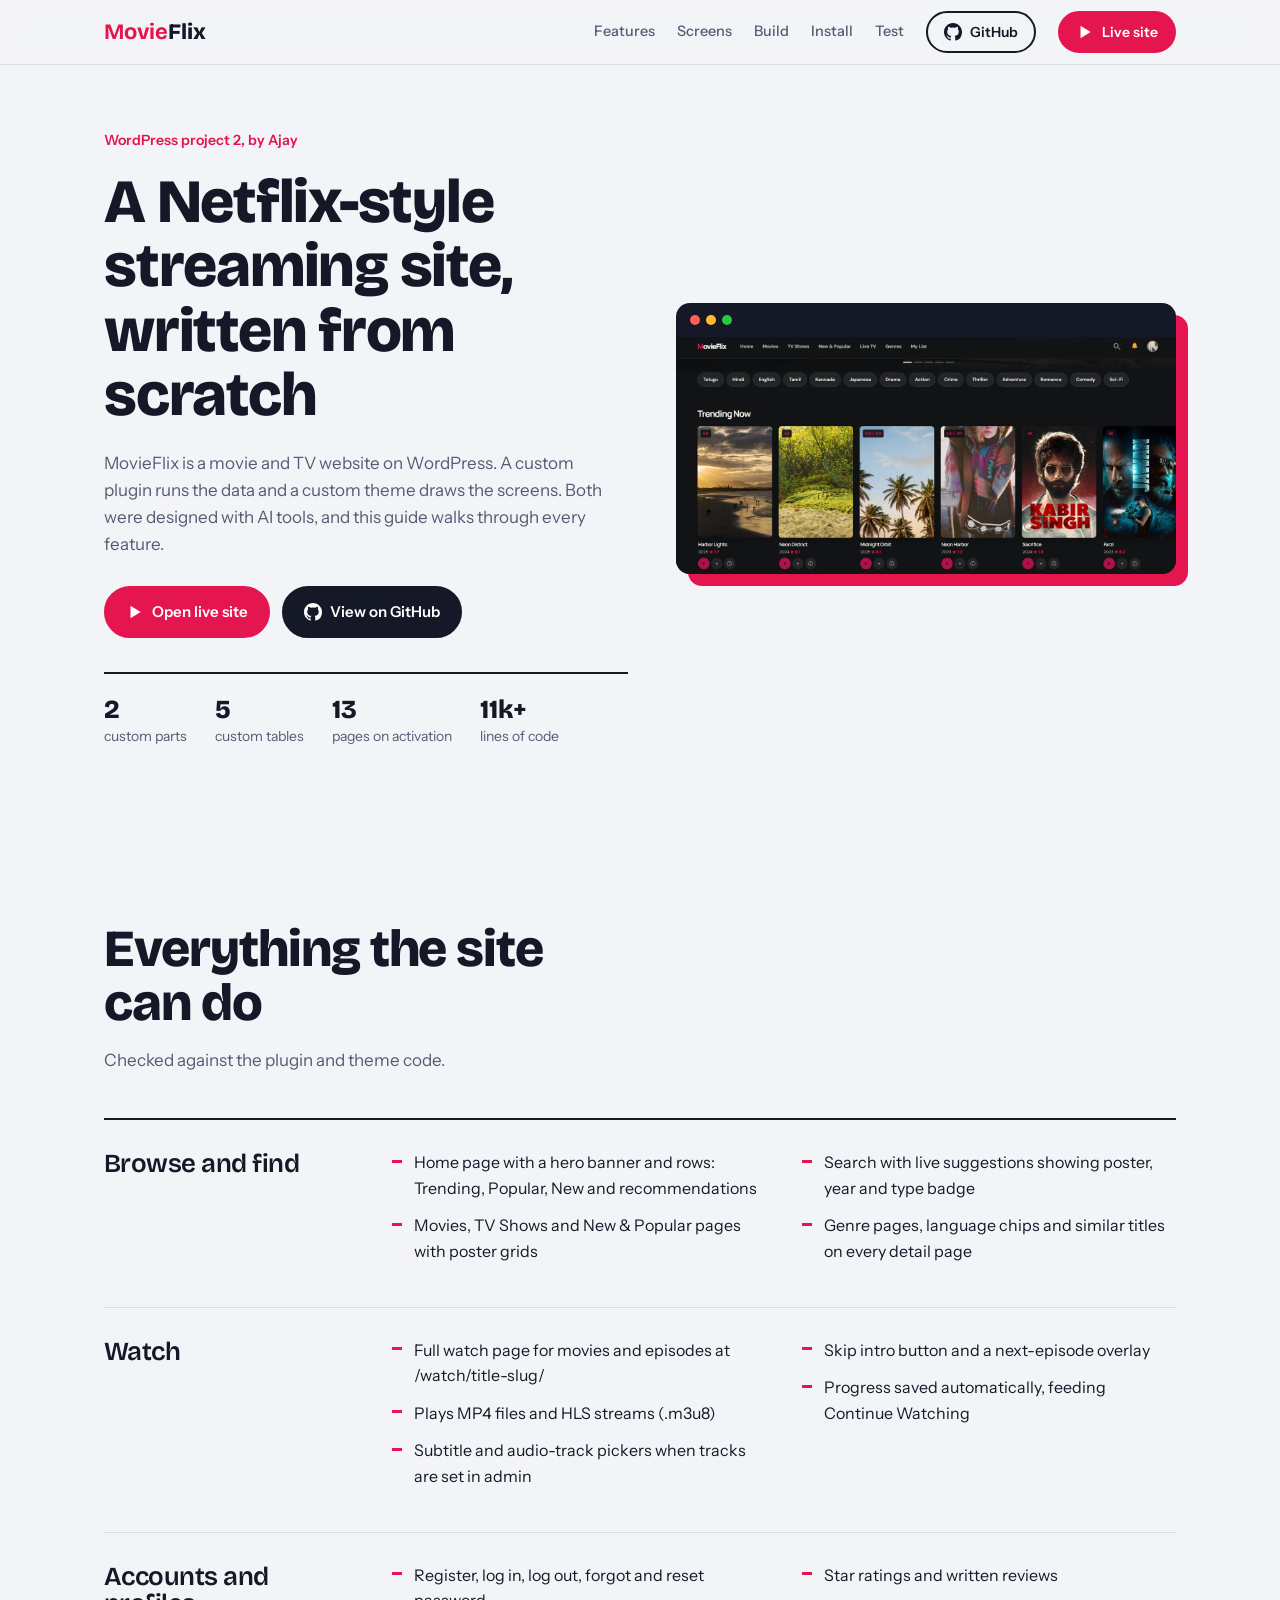
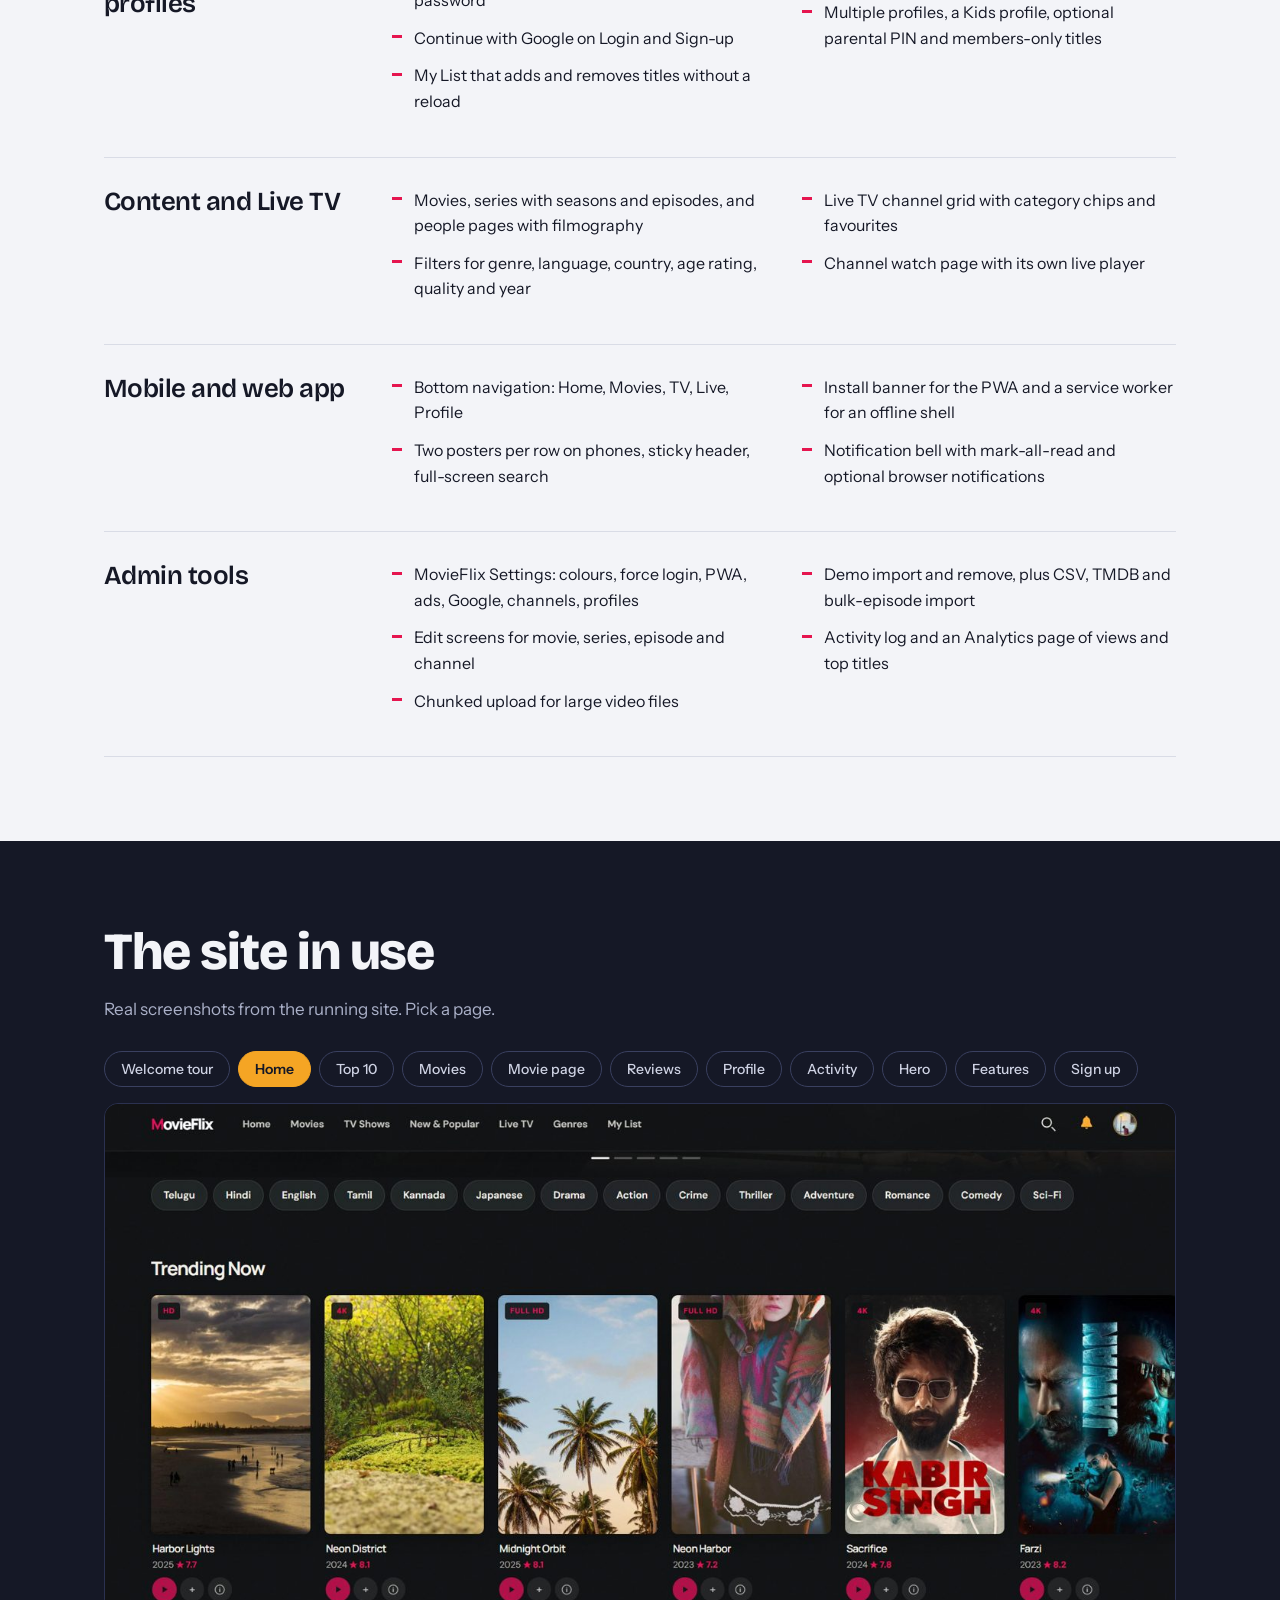
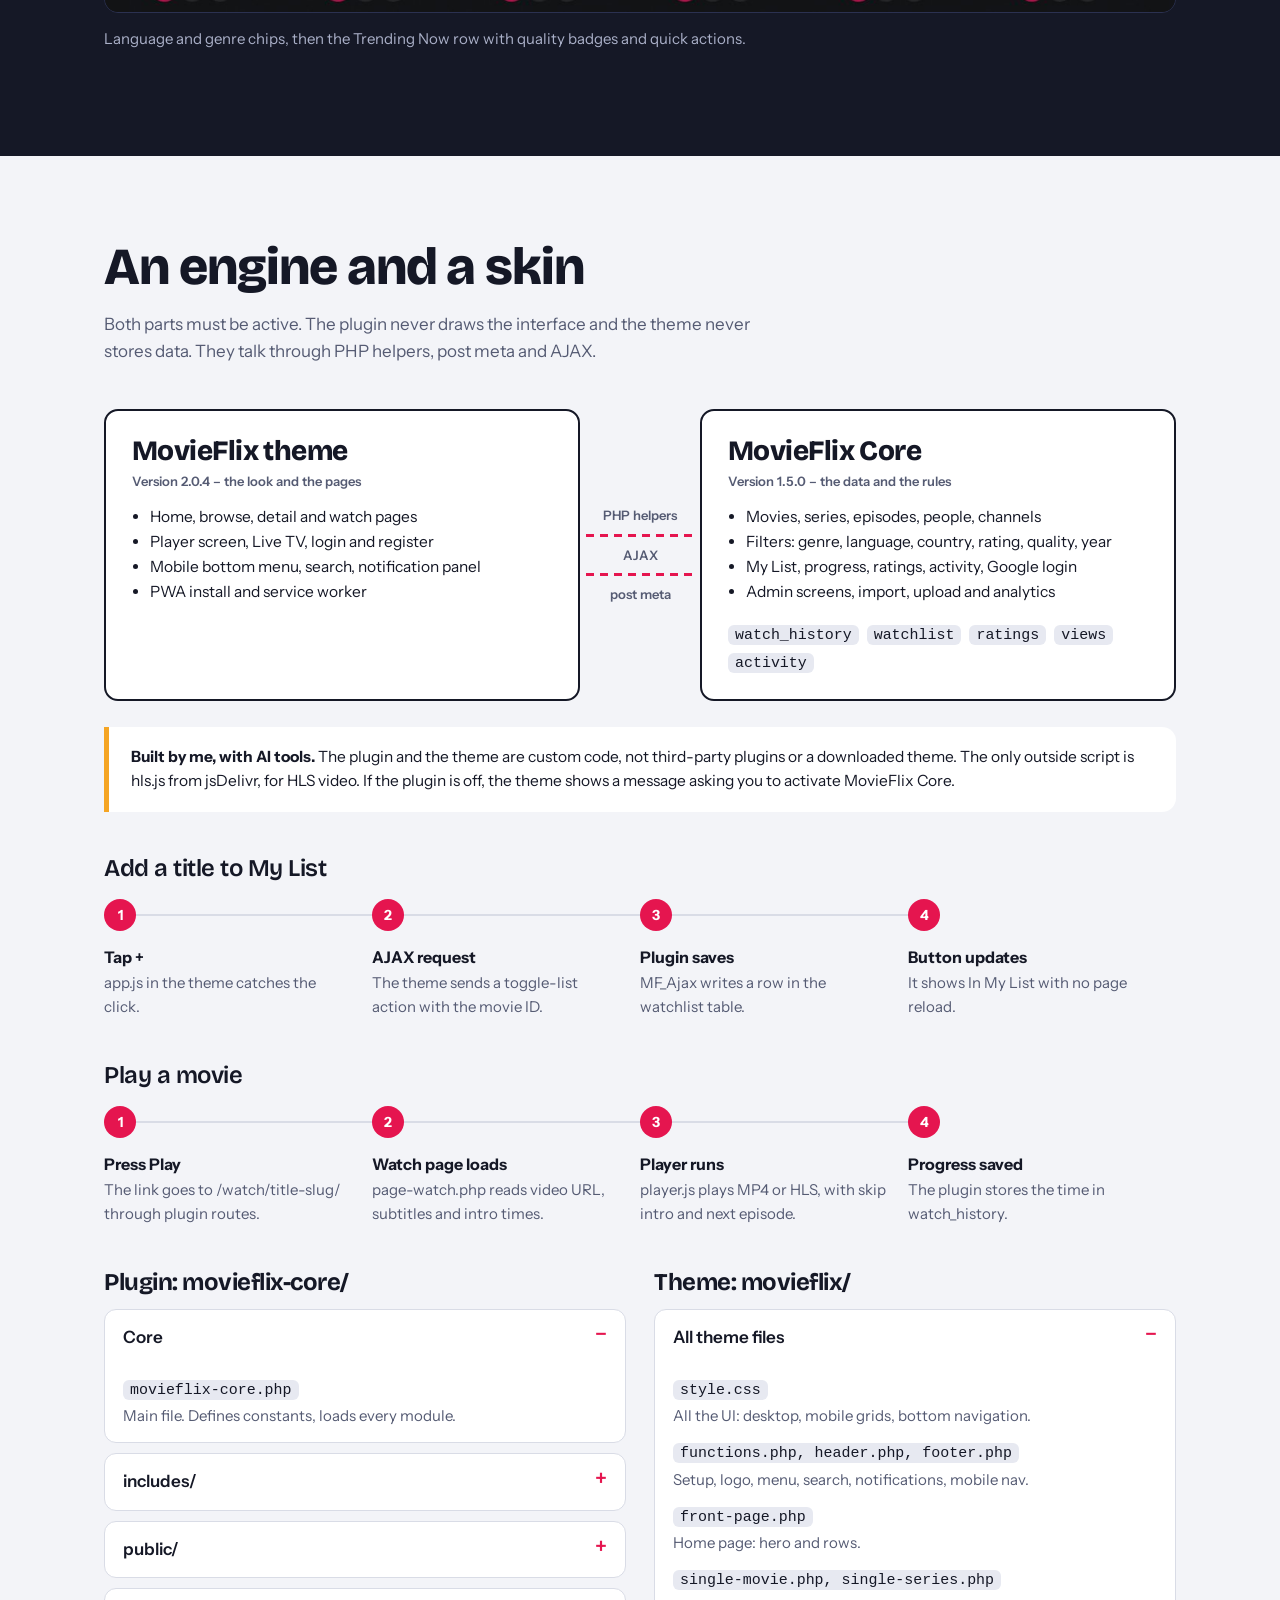
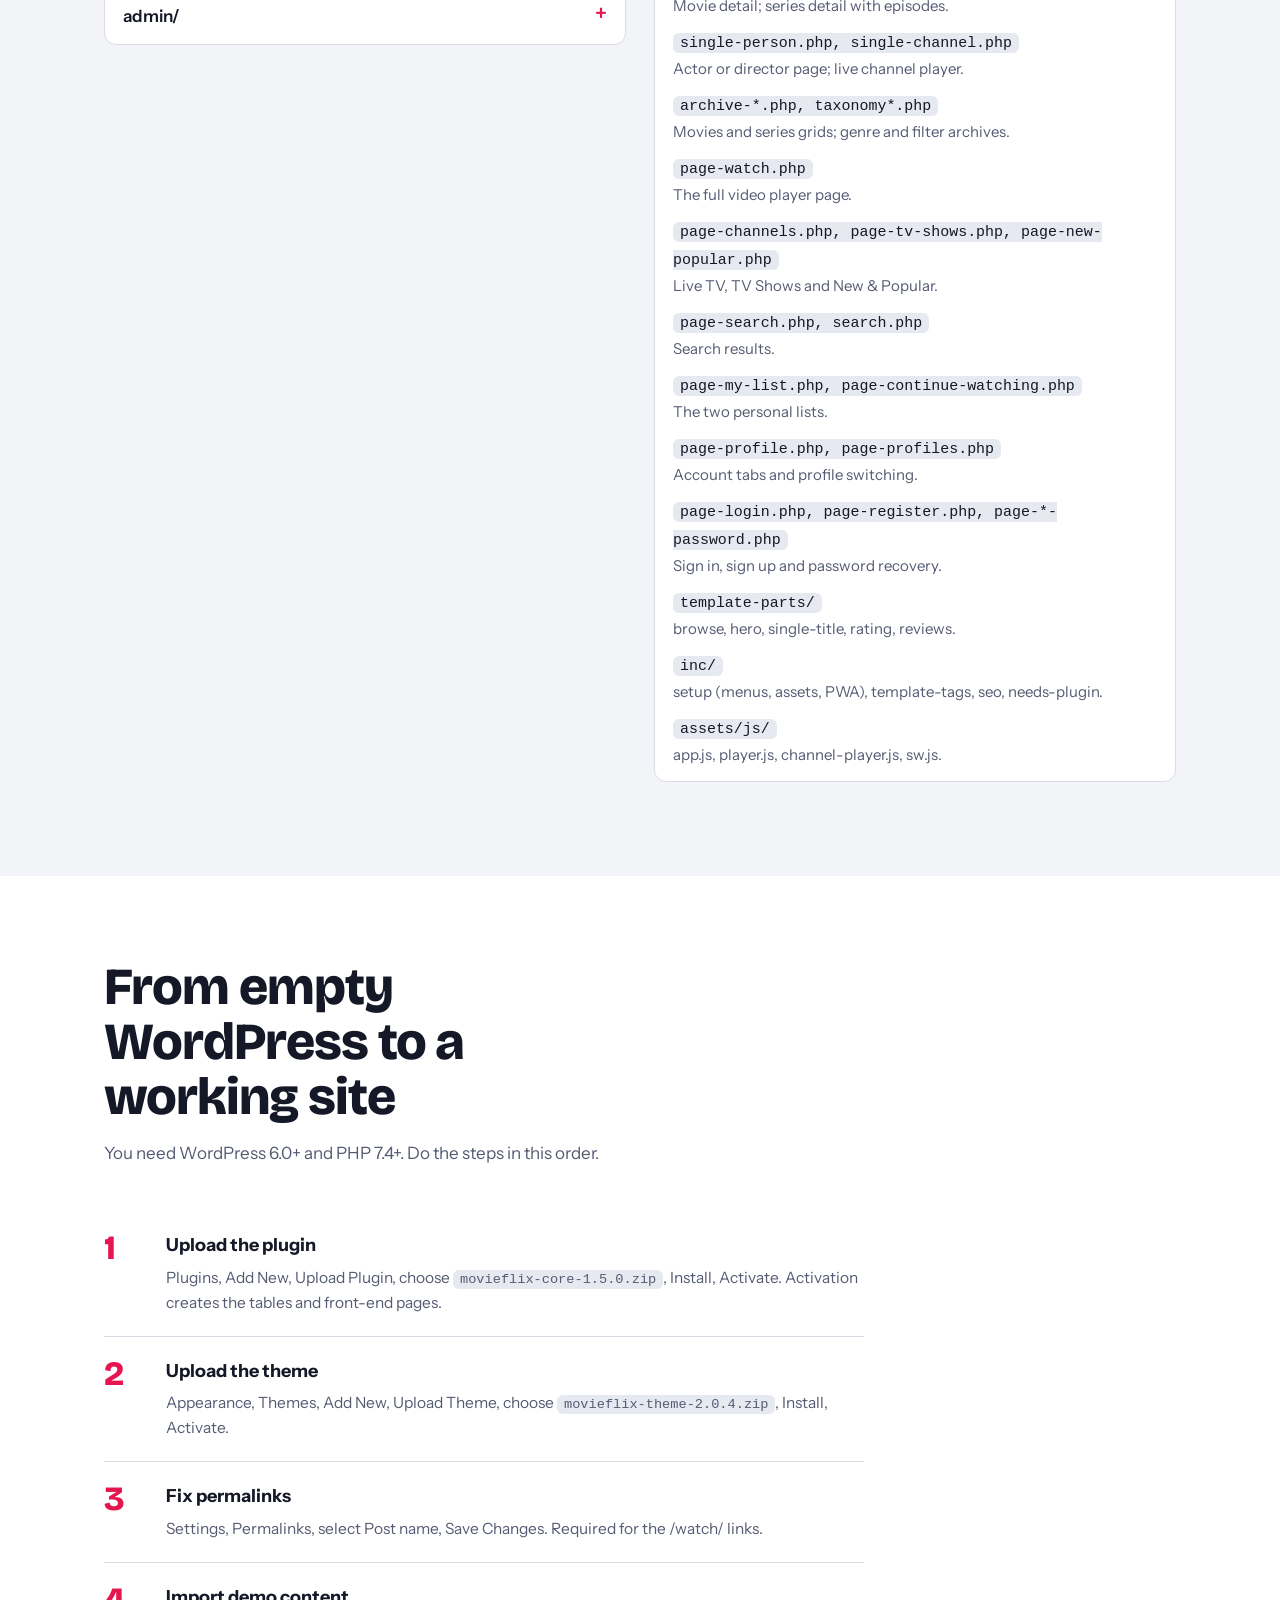
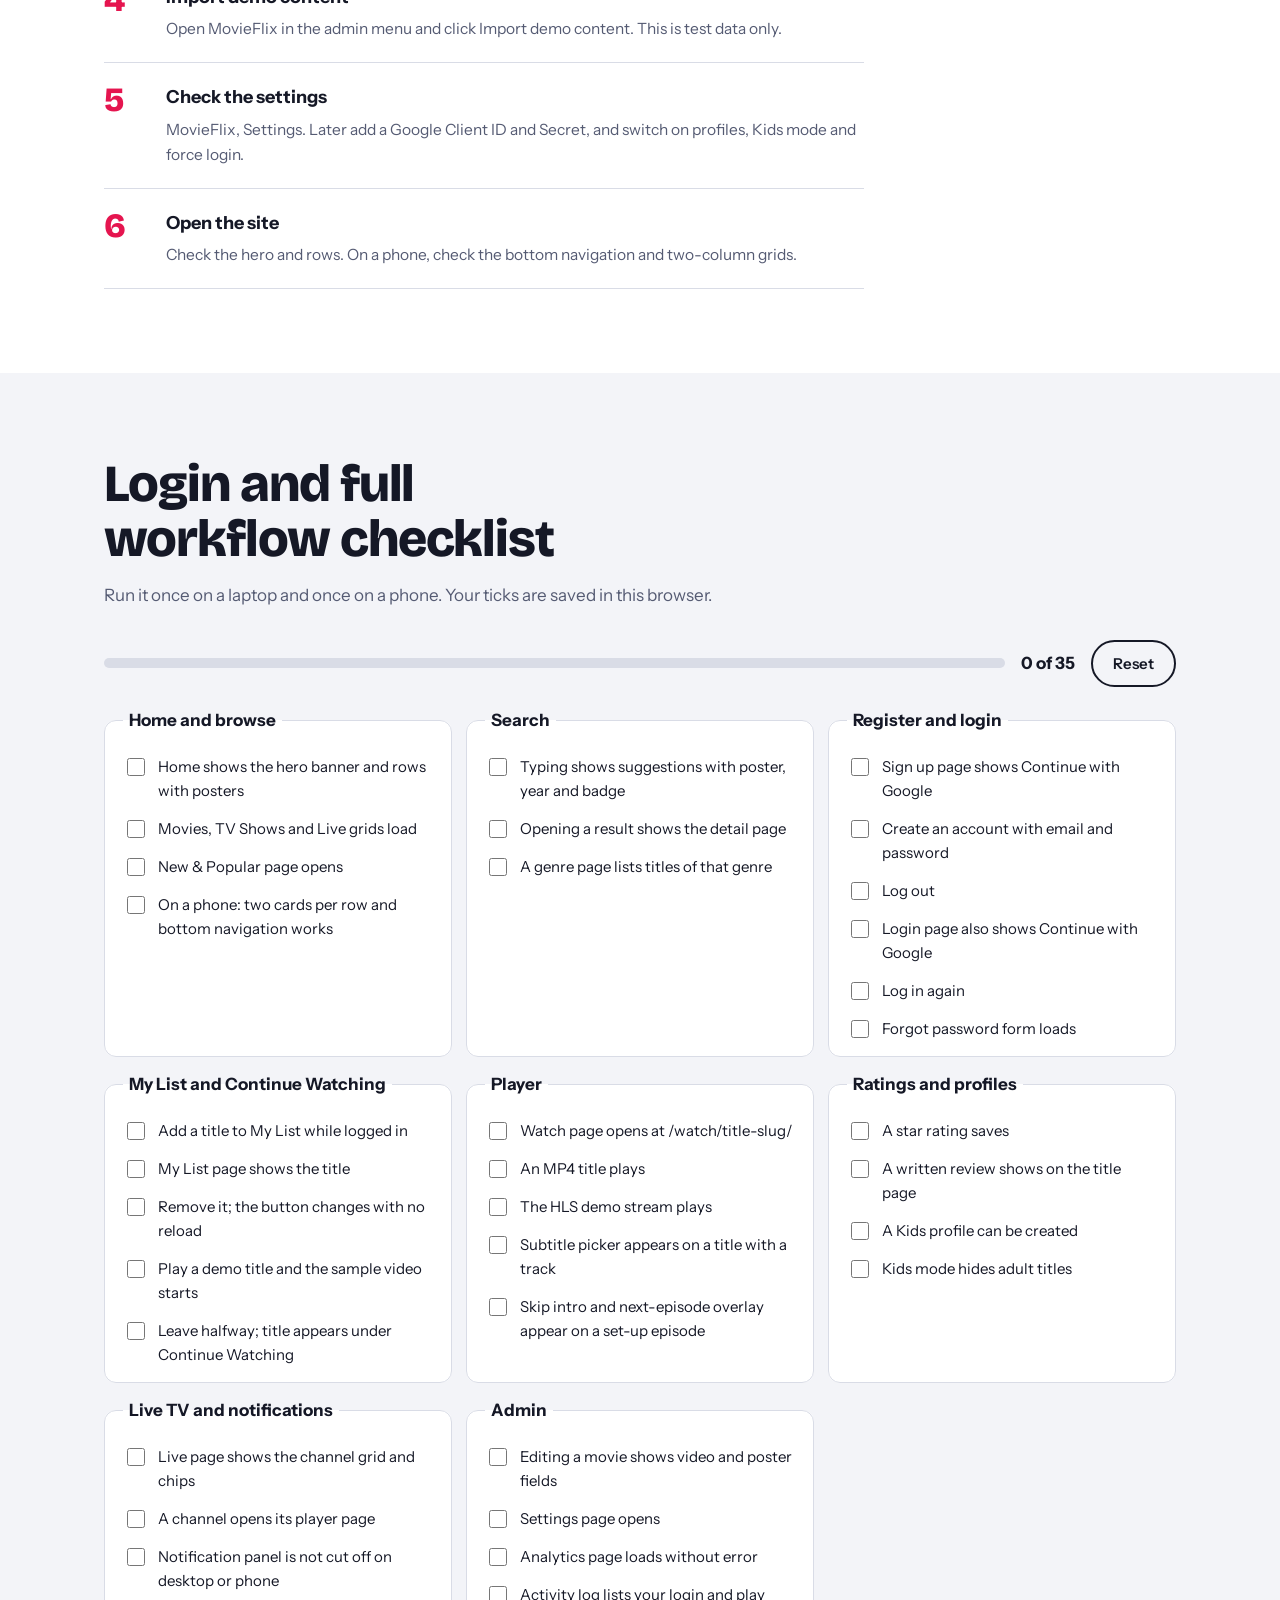
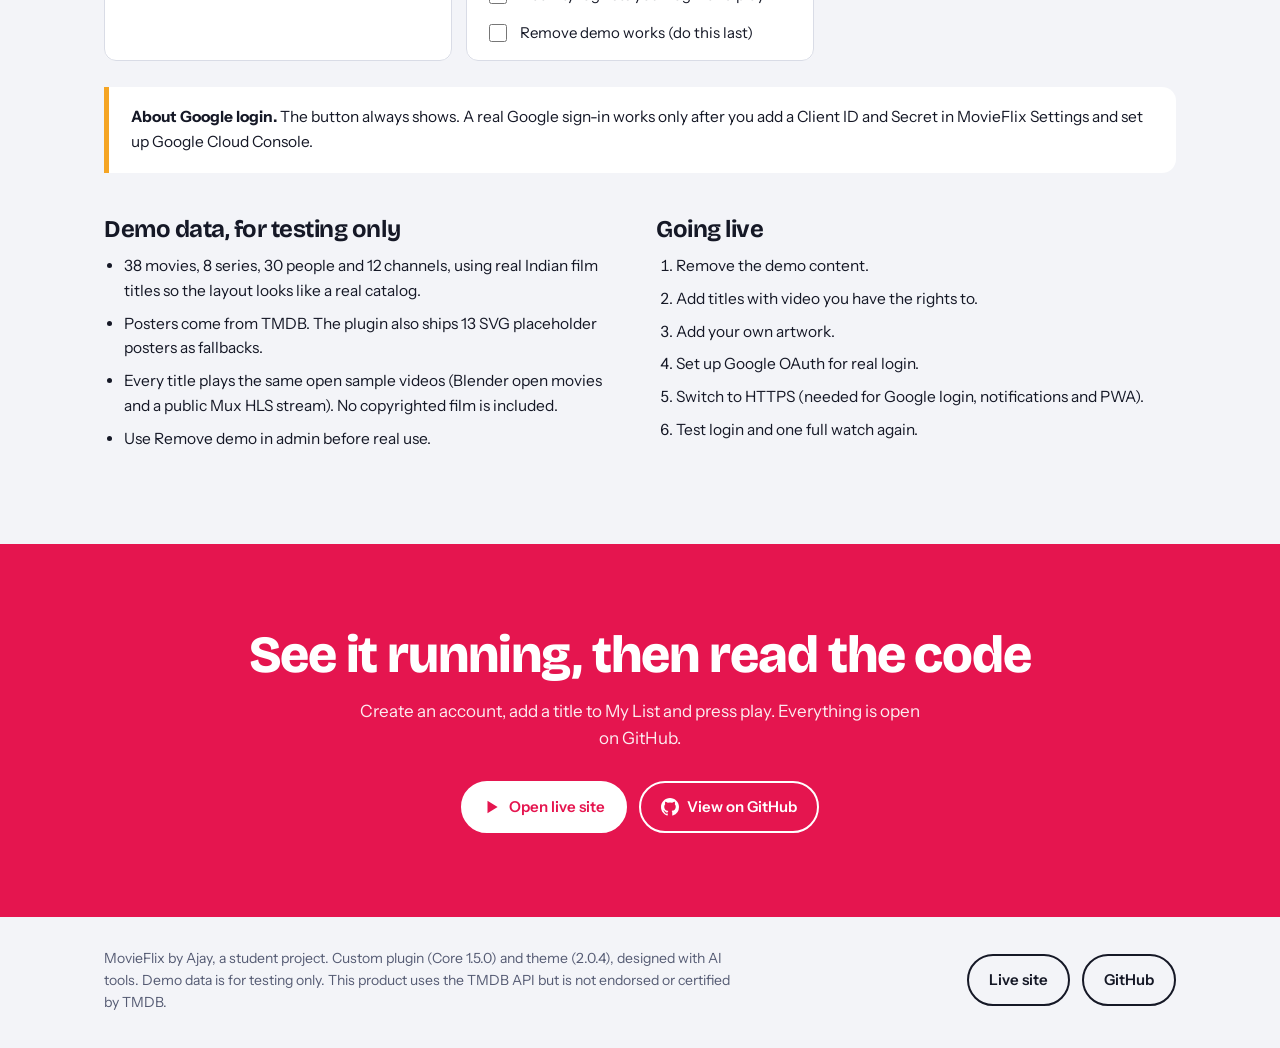
<file: docs/index.html>
<!DOCTYPE html>
<html lang="en">
<head>
<meta charset="utf-8">
<meta name="viewport" content="width=device-width, initial-scale=1">
<title>MovieFlix: a streaming site built on WordPress</title>
<meta name="description" content="Project guide for MovieFlix, a custom WordPress plugin and theme that make a Netflix-style streaming website.">
<link rel="preconnect" href="https://fonts.googleapis.com"><link rel="preconnect" href="https://fonts.gstatic.com" crossorigin>
<link href="https://fonts.googleapis.com/css2?family=Bricolage+Grotesque:wght@600;800&family=Instrument+Sans:wght@400;500;600&display=swap" rel="stylesheet">
<style>
:root{--paper:#f3f4f8;--ink:#151826;--mute:#555b73;--red:#e5154f;--amber:#f5a524;--line:#d9dce6;--white:#fff;--r:14px;box-sizing:border-box}
*,*:before,*:after{box-sizing:inherit}
html{scroll-behavior:smooth;scroll-padding-top:76px}
body{margin:0;background:var(--paper);color:var(--ink);font:400 17px/1.6 "Instrument Sans",system-ui,sans-serif}
h1,h2,h3{font-family:"Bricolage Grotesque","Instrument Sans",sans-serif;line-height:1.05;margin:0;letter-spacing:-.02em}
a{color:inherit}
:focus-visible{outline:3px solid var(--amber);outline-offset:2px}
.wrap{max-width:1120px;margin:0 auto;padding:0 24px}
section{padding:84px 0}
h2{font-size:clamp(32px,4.4vw,52px);font-weight:800;max-width:15ch}
.lede{color:var(--mute);max-width:60ch;margin:16px 0 0}
.btn{display:inline-flex;align-items:center;gap:8px;padding:12px 20px;border-radius:999px;font-weight:600;font-size:15px;text-decoration:none;border:2px solid var(--ink);background:transparent;cursor:pointer;font-family:inherit;color:var(--ink)}
.btn.red{background:var(--red);border-color:var(--red);color:#fff}
.btn.dark{background:var(--ink);color:#fff}
.btn:hover{transform:translateY(-1px)}
.btn svg{width:18px;height:18px;fill:currentColor}
/* nav */
nav{position:sticky;top:0;z-index:20;background:rgba(243,244,248,.92);backdrop-filter:blur(8px);border-bottom:1px solid var(--line)}
nav .wrap{display:flex;align-items:center;gap:22px;height:64px}
.logo{font:800 22px "Bricolage Grotesque",sans-serif;text-decoration:none;margin-right:auto}
.logo b{color:var(--red)}
nav a.l{font-size:14.5px;font-weight:500;text-decoration:none;color:var(--mute)}
nav a.l:hover{color:var(--ink)}
nav .btn{padding:8px 16px;font-size:14px}
@media(max-width:900px){nav a.l{display:none}}
@media(max-width:520px){nav .btn.out{display:none}}
/* hero */
.hero{padding:64px 0 90px}
.hero .wrap{display:grid;grid-template-columns:1.05fr 1fr;gap:48px;align-items:center}
.hero small{display:block;font-weight:600;color:var(--red);margin-bottom:18px}
.hero h1{font-size:clamp(38px,4.8vw,64px);font-weight:800;overflow-wrap:break-word}
.hero p{color:var(--mute);margin:22px 0 28px;max-width:46ch}
.row{display:flex;flex-wrap:wrap;gap:12px}
.facts{display:flex;flex-wrap:wrap;gap:8px 28px;margin:34px 0 0;padding:20px 0 0;border-top:2px solid var(--ink)}
.facts div{font-size:14px;color:var(--mute)}
.facts b{display:block;font:800 26px "Bricolage Grotesque",sans-serif;color:var(--ink)}
.frame{background:var(--ink);border-radius:var(--r);padding:34px 0 0;position:relative;box-shadow:12px 12px 0 var(--red);overflow:hidden}
.frame:before{content:"";position:absolute;left:14px;top:12px;width:10px;height:10px;border-radius:50%;background:#ff5f57;box-shadow:16px 0 #febc2e,32px 0 #28c840}
.frame img{display:block;width:100%;height:auto}
@media(max-width:860px){.hero .wrap{grid-template-columns:1fr}.frame{box-shadow:8px 8px 0 var(--red)}}
/* features */
.groups{margin-top:44px;border-top:2px solid var(--ink)}
.g{display:grid;grid-template-columns:260px 1fr;gap:28px;padding:30px 0;border-bottom:1px solid var(--line)}
.g h3{font-size:26px;font-weight:600}
.g ul{margin:0;padding:0;list-style:none;columns:2;column-gap:36px}
.g li{padding:0 0 12px 22px;position:relative;break-inside:avoid;font-size:16px}
.g li:before{content:"";position:absolute;left:0;top:.6em;width:10px;height:3px;background:var(--red)}
@media(max-width:820px){.g{grid-template-columns:1fr;gap:12px}.g ul{columns:1}}
/* gallery */
.dark{background:var(--ink);color:#f3f4f8}
.dark .lede{color:#aab0c8}
.tabs{display:flex;gap:8px;overflow-x:auto;padding:28px 0 16px;scrollbar-width:thin}
.tabs button{flex:none;font:500 14px "Instrument Sans",sans-serif;color:#cfd3e4;background:transparent;border:1px solid #3a4060;border-radius:999px;padding:8px 16px;cursor:pointer}
.tabs button[aria-selected=true]{background:var(--amber);border-color:var(--amber);color:var(--ink);font-weight:600}
.stage{background:#0b0d17;border:1px solid #2b3150;border-radius:var(--r);overflow:hidden}
.stage img{display:block;width:100%;height:auto}
.cap{margin:14px 0 0;color:#aab0c8;font-size:15px;min-height:3em}
/* architecture */
.arch{display:grid;grid-template-columns:1fr 120px 1fr;margin-top:44px;align-items:stretch}
.box{background:var(--white);border:2px solid var(--ink);border-radius:var(--r);padding:26px}
.box h3{font-size:28px;font-weight:800}
.box .v{font-size:13px;color:var(--mute);margin:4px 0 14px;font-weight:600}
.box ul{margin:0;padding-left:18px;font-size:15.5px}
.link{display:flex;flex-direction:column;justify-content:center;align-items:center;text-align:center;font-size:13px;font-weight:600;color:var(--mute);padding:0 6px}
.link i{display:block;width:100%;height:3px;background:repeating-linear-gradient(90deg,var(--red) 0 8px,transparent 8px 14px);margin:8px 0}
.tbls{display:flex;flex-wrap:wrap;gap:8px;margin-top:20px}
.tbls code,code{font:500 .88em ui-monospace,Menlo,Consolas,monospace;background:#e7e9f1;padding:2px 7px;border-radius:6px}
.note{margin-top:26px;padding:18px 22px;border-left:5px solid var(--amber);background:#fff;border-radius:0 var(--r) var(--r) 0;font-size:15.5px}
@media(max-width:820px){.arch{grid-template-columns:1fr}.link{padding:18px 0}.link i{width:3px;height:40px;background:repeating-linear-gradient(180deg,var(--red) 0 8px,transparent 8px 14px)}}
/* flows */
.flow{margin-top:44px}
.flow h3{font-size:24px;font-weight:600;margin-bottom:18px}
.steps{display:grid;grid-auto-flow:column;grid-auto-columns:1fr;gap:0;counter-reset:s}
.steps div{padding:0 18px 0 0;position:relative;font-size:15px;color:var(--mute)}
.steps b{display:block;color:var(--ink);font-size:16px;margin-top:14px}
.steps div:before{counter-increment:s;content:counter(s);display:grid;place-items:center;width:32px;height:32px;border-radius:50%;background:var(--red);color:#fff;font-weight:700;font-size:14px;position:relative;z-index:1}
.steps div:after{content:"";position:absolute;left:32px;right:0;top:15px;height:2px;background:var(--line)}
.steps div:last-child:after{display:none}
@media(max-width:820px){.steps{grid-auto-flow:row;gap:20px}.steps div:after{display:none}}
/* files */
.cols{display:grid;grid-template-columns:1fr 1fr;gap:28px;margin-top:44px;align-items:start}
details{background:var(--white);border:1px solid var(--line);border-radius:12px;margin-bottom:10px}
summary{cursor:pointer;padding:14px 18px;font-weight:600;list-style:none;display:flex;justify-content:space-between;gap:10px}
summary::-webkit-details-marker{display:none}
summary:after{content:"+";color:var(--red);font-size:22px;line-height:1}
details[open] summary:after{content:"\2212"}
details dl{margin:0;padding:0 18px 14px}
details dt{margin-top:10px}
details dd{margin:2px 0 0;color:var(--mute);font-size:15px}
.cols>div>h3{font-size:24px;margin-bottom:14px}
@media(max-width:820px){.cols{grid-template-columns:1fr}}
/* install */
.inst{margin:44px 0 0;padding:0;list-style:none;counter-reset:i;max-width:760px}
.inst li{counter-increment:i;display:grid;grid-template-columns:48px 1fr;gap:6px 14px;padding:20px 0;border-bottom:1px solid var(--line)}
.inst li:before{content:counter(i);grid-row:span 2;font:800 34px "Bricolage Grotesque",sans-serif;color:var(--red);line-height:1}
.inst b{font-size:18px}
.inst span{color:var(--mute);font-size:15.5px}
/* checklist */
.prog{display:flex;align-items:center;gap:16px;margin:30px 0 8px;flex-wrap:wrap}
.bar{flex:1;min-width:180px;height:10px;background:var(--line);border-radius:9px;overflow:hidden}
.bar i{display:block;height:100%;width:0;background:var(--red);transition:width .25s}
.chk{display:grid;grid-template-columns:repeat(auto-fill,minmax(310px,1fr));gap:14px;margin-top:20px}
.chk fieldset{border:1px solid var(--line);border-radius:12px;background:#fff;margin:0;padding:14px 18px 8px}
.chk legend{font-weight:700;padding:0 6px}
.chk label{display:flex;gap:10px;padding:7px 0;font-size:15px;cursor:pointer;align-items:flex-start}
.chk input{accent-color:var(--red);width:18px;height:18px;margin-top:3px;flex:none}
.chk input:checked+span{color:var(--mute);text-decoration:line-through}
/* demo + live */
.two{display:grid;grid-template-columns:1fr 1fr;gap:32px;margin-top:44px}
.two h3{font-size:24px;margin-bottom:12px}
.two ul,.two ol{margin:0;padding-left:20px}
.two li{margin-bottom:8px;font-size:15.5px}
@media(max-width:820px){.two{grid-template-columns:1fr}}
.cta{background:var(--red);color:#fff;text-align:center}
.cta h2{max-width:none;margin:0 auto}
.cta p{max-width:52ch;margin:16px auto 28px;opacity:.92}
.cta .row{justify-content:center}
.cta .btn{border-color:#fff;color:#fff}
.cta .btn.w{background:#fff;color:var(--red)}
footer{padding:30px 0;font-size:14px;color:var(--mute)}
footer .wrap{display:flex;flex-wrap:wrap;gap:12px 28px;justify-content:space-between;align-items:center}
footer p{margin:0;max-width:70ch}
@media(prefers-reduced-motion:reduce){html{scroll-behavior:auto}*{transition:none!important}}
</style>
</head>
<body>
<svg width="0" height="0" style="position:absolute"><defs>
<symbol id="gh" viewBox="0 0 16 16"><path d="M8 0C3.58 0 0 3.58 0 8c0 3.54 2.29 6.53 5.47 7.59.4.07.55-.17.55-.38v-1.33c-2.23.48-2.7-1.07-2.7-1.07-.36-.92-.89-1.17-.89-1.17-.73-.5.05-.49.05-.49.8.06 1.23.83 1.23.83.71 1.22 1.87.87 2.33.66.07-.52.28-.87.5-1.07-1.78-.2-3.64-.89-3.64-3.95 0-.87.31-1.59.82-2.15-.08-.2-.36-1.02.08-2.12 0 0 .67-.21 2.2.82a7.6 7.6 0 014 0c1.53-1.04 2.2-.82 2.2-.82.44 1.1.16 1.92.08 2.12.51.56.82 1.28.82 2.15 0 3.07-1.87 3.75-3.65 3.95.29.25.54.73.54 1.48v2.2c0 .21.15.46.55.38A8.01 8.01 0 0016 8c0-4.42-3.58-8-8-8z"/></symbol>
<symbol id="pl" viewBox="0 0 16 16"><path d="M4 2.5v11l9-5.5z"/></symbol></defs></svg>

<nav><div class="wrap">
<a class="logo" href="#top"><b>Movie</b>Flix</a>
<a class="l" href="#features">Features</a><a class="l" href="#screens">Screens</a><a class="l" href="#build">Build</a><a class="l" href="#install">Install</a><a class="l" href="#test">Test</a>
<a class="btn out" href="https://github.com/ajay995182/movieflix" target="_blank" rel="noopener"><svg><use href="#gh"/></svg>GitHub</a>
<a class="btn red" href="https://movieflix.freehosting.dev/" target="_blank" rel="noopener"><svg><use href="#pl"/></svg>Live site</a>
</div></nav>

<header class="hero" id="top"><div class="wrap">
<div>
<small>WordPress project 2, by Ajay</small>
<h1>A Netflix-style streaming site, written from scratch</h1>
<p>MovieFlix is a movie and TV website on WordPress. A custom plugin runs the data and a custom theme draws the screens. Both were designed with AI tools, and this guide walks through every feature.</p>
<div class="row">
<a class="btn red" href="https://movieflix.freehosting.dev/" target="_blank" rel="noopener"><svg><use href="#pl"/></svg>Open live site</a>
<a class="btn dark" href="https://github.com/ajay995182/movieflix" target="_blank" rel="noopener"><svg><use href="#gh"/></svg>View on GitHub</a>
</div>
<div class="facts"><div><b>2</b>custom parts</div><div><b>5</b>custom tables</div><div><b>13</b>pages on activation</div><div><b>11k+</b>lines of code</div></div>
</div>
<div class="frame"><img src="shots/02-home-trending.jpg" alt="MovieFlix home page with genre chips and the Trending Now row"></div>
</div></header>

<section id="features"><div class="wrap">
<h2>Everything the site can do</h2>
<p class="lede">Checked against the plugin and theme code.</p>
<div class="groups" id="groups"></div>
</div></section>

<section class="dark" id="screens"><div class="wrap">
<h2>The site in use</h2>
<p class="lede">Real screenshots from the running site. Pick a page.</p>
<div class="tabs" id="tabs" role="tablist" aria-label="Screenshots"></div>
<div class="stage"><img id="shot" src="shots/09-home-hero.jpg" alt=""></div>
<p class="cap" id="cap"></p>
</div></section>

<section id="build"><div class="wrap">
<h2>An engine and a skin</h2>
<p class="lede">Both parts must be active. The plugin never draws the interface and the theme never stores data. They talk through PHP helpers, post meta and AJAX.</p>
<div class="arch">
<div class="box"><h3>MovieFlix theme</h3><div class="v">Version 2.0.4 &ndash; the look and the pages</div>
<ul><li>Home, browse, detail and watch pages</li><li>Player screen, Live TV, login and register</li><li>Mobile bottom menu, search, notification panel</li><li>PWA install and service worker</li></ul></div>
<div class="link">PHP helpers<i></i>AJAX<i></i>post meta</div>
<div class="box"><h3>MovieFlix Core</h3><div class="v">Version 1.5.0 &ndash; the data and the rules</div>
<ul><li>Movies, series, episodes, people, channels</li><li>Filters: genre, language, country, rating, quality, year</li><li>My List, progress, ratings, activity, Google login</li><li>Admin screens, import, upload and analytics</li></ul>
<div class="tbls"><code>watch_history</code><code>watchlist</code><code>ratings</code><code>views</code><code>activity</code></div></div>
</div>
<div class="note"><b>Built by me, with AI tools.</b> The plugin and the theme are custom code, not third-party plugins or a downloaded theme. The only outside script is hls.js from jsDelivr, for HLS video. If the plugin is off, the theme shows a message asking you to activate MovieFlix Core.</div>

<div class="flow"><h3>Add a title to My List</h3><div class="steps">
<div><b>Tap +</b>app.js in the theme catches the click.</div>
<div><b>AJAX request</b>The theme sends a toggle-list action with the movie ID.</div>
<div><b>Plugin saves</b>MF_Ajax writes a row in the watchlist table.</div>
<div><b>Button updates</b>It shows In My List with no page reload.</div></div></div>
<div class="flow"><h3>Play a movie</h3><div class="steps">
<div><b>Press Play</b>The link goes to /watch/title-slug/ through plugin routes.</div>
<div><b>Watch page loads</b>page-watch.php reads video URL, subtitles and intro times.</div>
<div><b>Player runs</b>player.js plays MP4 or HLS, with skip intro and next episode.</div>
<div><b>Progress saved</b>The plugin stores the time in watch_history.</div></div></div>

<div class="cols">
<div><h3>Plugin: movieflix-core/</h3><div id="fp"></div></div>
<div><h3>Theme: movieflix/</h3><div id="ft"></div></div>
</div>
</div></section>

<section id="install" style="background:#fff"><div class="wrap">
<h2>From empty WordPress to a working site</h2>
<p class="lede">You need WordPress 6.0+ and PHP 7.4+. Do the steps in this order.</p>
<ol class="inst">
<li><b>Upload the plugin</b><span>Plugins, Add New, Upload Plugin, choose <code>movieflix-core-1.5.0.zip</code>, Install, Activate. Activation creates the tables and front-end pages.</span></li>
<li><b>Upload the theme</b><span>Appearance, Themes, Add New, Upload Theme, choose <code>movieflix-theme-2.0.4.zip</code>, Install, Activate.</span></li>
<li><b>Fix permalinks</b><span>Settings, Permalinks, select Post name, Save Changes. Required for the /watch/ links.</span></li>
<li><b>Import demo content</b><span>Open MovieFlix in the admin menu and click Import demo content. This is test data only.</span></li>
<li><b>Check the settings</b><span>MovieFlix, Settings. Later add a Google Client ID and Secret, and switch on profiles, Kids mode and force login.</span></li>
<li><b>Open the site</b><span>Check the hero and rows. On a phone, check the bottom navigation and two-column grids.</span></li>
</ol>
</div></section>

<section id="test"><div class="wrap">
<h2>Login and full workflow checklist</h2>
<p class="lede">Run it once on a laptop and once on a phone. Your ticks are saved in this browser.</p>
<div class="prog"><div class="bar"><i id="pb"></i></div><b id="pt">0 of 0</b><button class="btn" id="rs" type="button">Reset</button></div>
<div class="chk" id="chk"></div>
<div class="note"><b>About Google login.</b> The button always shows. A real Google sign-in works only after you add a Client ID and Secret in MovieFlix Settings and set up Google Cloud Console.</div>
<div class="two">
<div><h3>Demo data, for testing only</h3><ul>
<li>38 movies, 8 series, 30 people and 12 channels, using real Indian film titles so the layout looks like a real catalog.</li>
<li>Posters come from TMDB. The plugin also ships 13 SVG placeholder posters as fallbacks.</li>
<li>Every title plays the same open sample videos (Blender open movies and a public Mux HLS stream). No copyrighted film is included.</li>
<li>Use Remove demo in admin before real use.</li></ul></div>
<div><h3>Going live</h3><ol>
<li>Remove the demo content.</li><li>Add titles with video you have the rights to.</li><li>Add your own artwork.</li><li>Set up Google OAuth for real login.</li><li>Switch to HTTPS (needed for Google login, notifications and PWA).</li><li>Test login and one full watch again.</li></ol></div>
</div>
</div></section>

<section class="cta"><div class="wrap">
<h2>See it running, then read the code</h2>
<p>Create an account, add a title to My List and press play. Everything is open on GitHub.</p>
<div class="row">
<a class="btn w" href="https://movieflix.freehosting.dev/" target="_blank" rel="noopener"><svg><use href="#pl"/></svg>Open live site</a>
<a class="btn" href="https://github.com/ajay995182/movieflix" target="_blank" rel="noopener"><svg><use href="#gh"/></svg>View on GitHub</a>
</div></div></section>

<footer><div class="wrap"><p>MovieFlix by Ajay, a student project. Custom plugin (Core 1.5.0) and theme (2.0.4), designed with AI tools. Demo data is for testing only. This product uses the TMDB API but is not endorsed or certified by TMDB.</p>
<div class="row"><a class="btn" href="https://movieflix.freehosting.dev/" target="_blank" rel="noopener">Live site</a><a class="btn" href="https://github.com/ajay995182/movieflix" target="_blank" rel="noopener">GitHub</a></div></div></footer>

<script>
var G=[["Browse and find",["Home page with a hero banner and rows: Trending, Popular, New and recommendations","Movies, TV Shows and New & Popular pages with poster grids","Search with live suggestions showing poster, year and type badge","Genre pages, language chips and similar titles on every detail page"]],
["Watch",["Full watch page for movies and episodes at /watch/title-slug/","Plays MP4 files and HLS streams (.m3u8)","Subtitle and audio-track pickers when tracks are set in admin","Skip intro button and a next-episode overlay","Progress saved automatically, feeding Continue Watching"]],
["Accounts and profiles",["Register, log in, log out, forgot and reset password","Continue with Google on Login and Sign-up","My List that adds and removes titles without a reload","Star ratings and written reviews","Multiple profiles, a Kids profile, optional parental PIN and members-only titles"]],
["Content and Live TV",["Movies, series with seasons and episodes, and people pages with filmography","Filters for genre, language, country, age rating, quality and year","Live TV channel grid with category chips and favourites","Channel watch page with its own live player"]],
["Mobile and web app",["Bottom navigation: Home, Movies, TV, Live, Profile","Two posters per row on phones, sticky header, full-screen search","Install banner for the PWA and a service worker for an offline shell","Notification bell with mark-all-read and optional browser notifications"]],
["Admin tools",["MovieFlix Settings: colours, force login, PWA, ads, Google, channels, profiles","Edit screens for movie, series, episode and channel","Chunked upload for large video files","Demo import and remove, plus CSV, TMDB and bulk-episode import","Activity log and an Analytics page of views and top titles"]]];
var g=document.getElementById("groups");
G.forEach(function(x){var d=document.createElement("div");d.className="g";d.innerHTML="<h3>"+x[0]+"</h3><ul>"+x[1].map(function(i){return"<li>"+i.replace(/&/g,"&amp;")+"</li>"}).join("")+"</ul>";g.appendChild(d)});

var S=[["Welcome tour","01-welcome-tour","A four-step tour greets new visitors over the featured hero banner."],
["Home","02-home-trending","Language and genre chips, then the Trending Now row with quality badges and quick actions."],
["Top 10","03-top10","The Top 10 This Week row with large rank numbers."],
["Movies","04-movies-filters","Filter by genre, year, language, country, rating, quality and content rating."],
["Movie page","07-movie-detail","Detail page with rating stars, My List and share buttons for WhatsApp and Telegram."],
["Reviews","08-reviews-more-like-this","Reviews and a More Like This row of similar titles."],
["Profile","05-profile-overview","Account dashboard with My List, Continue Watching, history, ratings and settings."],
["Activity","06-my-activity","A private activity log of logins and plays."],
["Hero","09-home-hero","Featured hero banner with Play Now, More Info and My List."],
["Features","10-features","Visitor landing page for logged-out users."],
["Sign up","11-register","Create account with Continue with Google or email."]];
var tb=document.getElementById("tabs"),sh=document.getElementById("shot"),cp=document.getElementById("cap");
function pick(i){S.forEach(function(s,j){tb.children[j].setAttribute("aria-selected",j==i)});sh.src="shots/"+S[i][1]+".jpg";sh.alt=S[i][0]+" screenshot";cp.textContent=S[i][2]}
S.forEach(function(s,i){var b=document.createElement("button");b.type="button";b.setAttribute("role","tab");b.textContent=s[0];b.onclick=function(){pick(i)};tb.appendChild(b)});pick(1);

var P=[["Core","movieflix-core.php","Main file. Defines constants, loads every module."],["includes/","functions.php","Helpers: settings, poster URL, watch link, post meta."],["","class-mf-install.php","On activation: creates 5 tables and 13 pages."],["","class-mf-content.php","Registers content types and taxonomies."],["","class-mf-query.php","Home rows, similar titles, search suggestions."],["","class-mf-demo.php, demo-data.php","Demo importer, remover and title list."],["","class-mf-activity.php","Logs views, plays, logins and searches."],["","class-mf-google.php","Continue with Google (OAuth start and callback)."],["","class-mf-extras.php","Profiles, Kids mode, channels, membership, PIN."],["","class-mf-notify.php","Notification list for the bell."],["public/","class-mf-routes.php","Pretty URLs such as /watch/title-slug/."],["","class-mf-ajax.php","My List, rating, progress and play events."],["","class-mf-forms.php","Login, register, review and profile forms."],["admin/","class-mf-admin.php, class-mf-metaboxes.php","Dashboard, Settings and edit fields."],["","class-mf-upload.php, class-mf-import.php","Chunked uploader; CSV, TMDB and bulk import."],["","class-mf-activity-admin.php, class-mf-analytics-admin.php","Activity log and Analytics screens."]];
var T=[["style.css","All the UI: desktop, mobile grids, bottom navigation."],["functions.php, header.php, footer.php","Setup, logo, menu, search, notifications, mobile nav."],["front-page.php","Home page: hero and rows."],["single-movie.php, single-series.php","Movie detail; series detail with episodes."],["single-person.php, single-channel.php","Actor or director page; live channel player."],["archive-*.php, taxonomy*.php","Movies and series grids; genre and filter archives."],["page-watch.php","The full video player page."],["page-channels.php, page-tv-shows.php, page-new-popular.php","Live TV, TV Shows and New & Popular."],["page-search.php, search.php","Search results."],["page-my-list.php, page-continue-watching.php","The two personal lists."],["page-profile.php, page-profiles.php","Account tabs and profile switching."],["page-login.php, page-register.php, page-*-password.php","Sign in, sign up and password recovery."],["template-parts/","browse, hero, single-title, rating, reviews."],["inc/","setup (menus, assets, PWA), template-tags, seo, needs-plugin."],["assets/js/","app.js, player.js, channel-player.js, sw.js."]];
function fl(id,a,k){var h="";if(k){var cur="",open=0;a.forEach(function(r){if(r[0]){if(open)h+="</dl></details>";cur=r[0];h+="<details"+(cur=="Core"?" open":"")+"><summary>"+cur+"</summary><dl>";open=1}h+="<dt><code>"+r[1]+"</code></dt><dd>"+r[2]+"</dd>"});h+="</dl></details>"}else{h="<details open><summary>All theme files</summary><dl>"+a.map(function(r){return"<dt><code>"+r[0]+"</code></dt><dd>"+r[1]+"</dd>"}).join("")+"</dl></details>"}document.getElementById(id).innerHTML=h}
fl("fp",P,1);fl("ft",T,0);

var C=[["Home and browse",["Home shows the hero banner and rows with posters","Movies, TV Shows and Live grids load","New & Popular page opens","On a phone: two cards per row and bottom navigation works"]],
["Search",["Typing shows suggestions with poster, year and badge","Opening a result shows the detail page","A genre page lists titles of that genre"]],
["Register and login",["Sign up page shows Continue with Google","Create an account with email and password","Log out","Login page also shows Continue with Google","Log in again","Forgot password form loads"]],
["My List and Continue Watching",["Add a title to My List while logged in","My List page shows the title","Remove it; the button changes with no reload","Play a demo title and the sample video starts","Leave halfway; title appears under Continue Watching"]],
["Player",["Watch page opens at /watch/title-slug/","An MP4 title plays","The HLS demo stream plays","Subtitle picker appears on a title with a track","Skip intro and next-episode overlay appear on a set-up episode"]],
["Ratings and profiles",["A star rating saves","A written review shows on the title page","A Kids profile can be created","Kids mode hides adult titles"]],
["Live TV and notifications",["Live page shows the channel grid and chips","A channel opens its player page","Notification panel is not cut off on desktop or phone"]],
["Admin",["Editing a movie shows video and poster fields","Settings page opens","Analytics page loads without error","Activity log lists your login and play","Remove demo works (do this last)"]]];
var K="mf-guide-checks",st={};try{st=JSON.parse(localStorage.getItem(K)||"{}")}catch(e){}
var ch=document.getElementById("chk"),n=0;
C.forEach(function(c,i){var f=document.createElement("fieldset");f.innerHTML="<legend>"+c[0]+"</legend>";c[1].forEach(function(t,j){var id=i+"-"+j,l=document.createElement("label");n++;l.innerHTML='<input type="checkbox"><span></span>';l.querySelector("span").textContent=t;var b=l.firstChild;b.checked=!!st[id];b.onchange=function(){st[id]=b.checked;try{localStorage.setItem(K,JSON.stringify(st))}catch(e){}upd()};f.appendChild(l)});ch.appendChild(f)});
function upd(){var d=ch.querySelectorAll("input:checked").length;document.getElementById("pb").style.width=(d/n*100)+"%";document.getElementById("pt").textContent=d+" of "+n}
document.getElementById("rs").onclick=function(){st={};try{localStorage.removeItem(K)}catch(e){}ch.querySelectorAll("input").forEach(function(b){b.checked=false});upd()};upd();
</script>
</body>
</html>
</file>
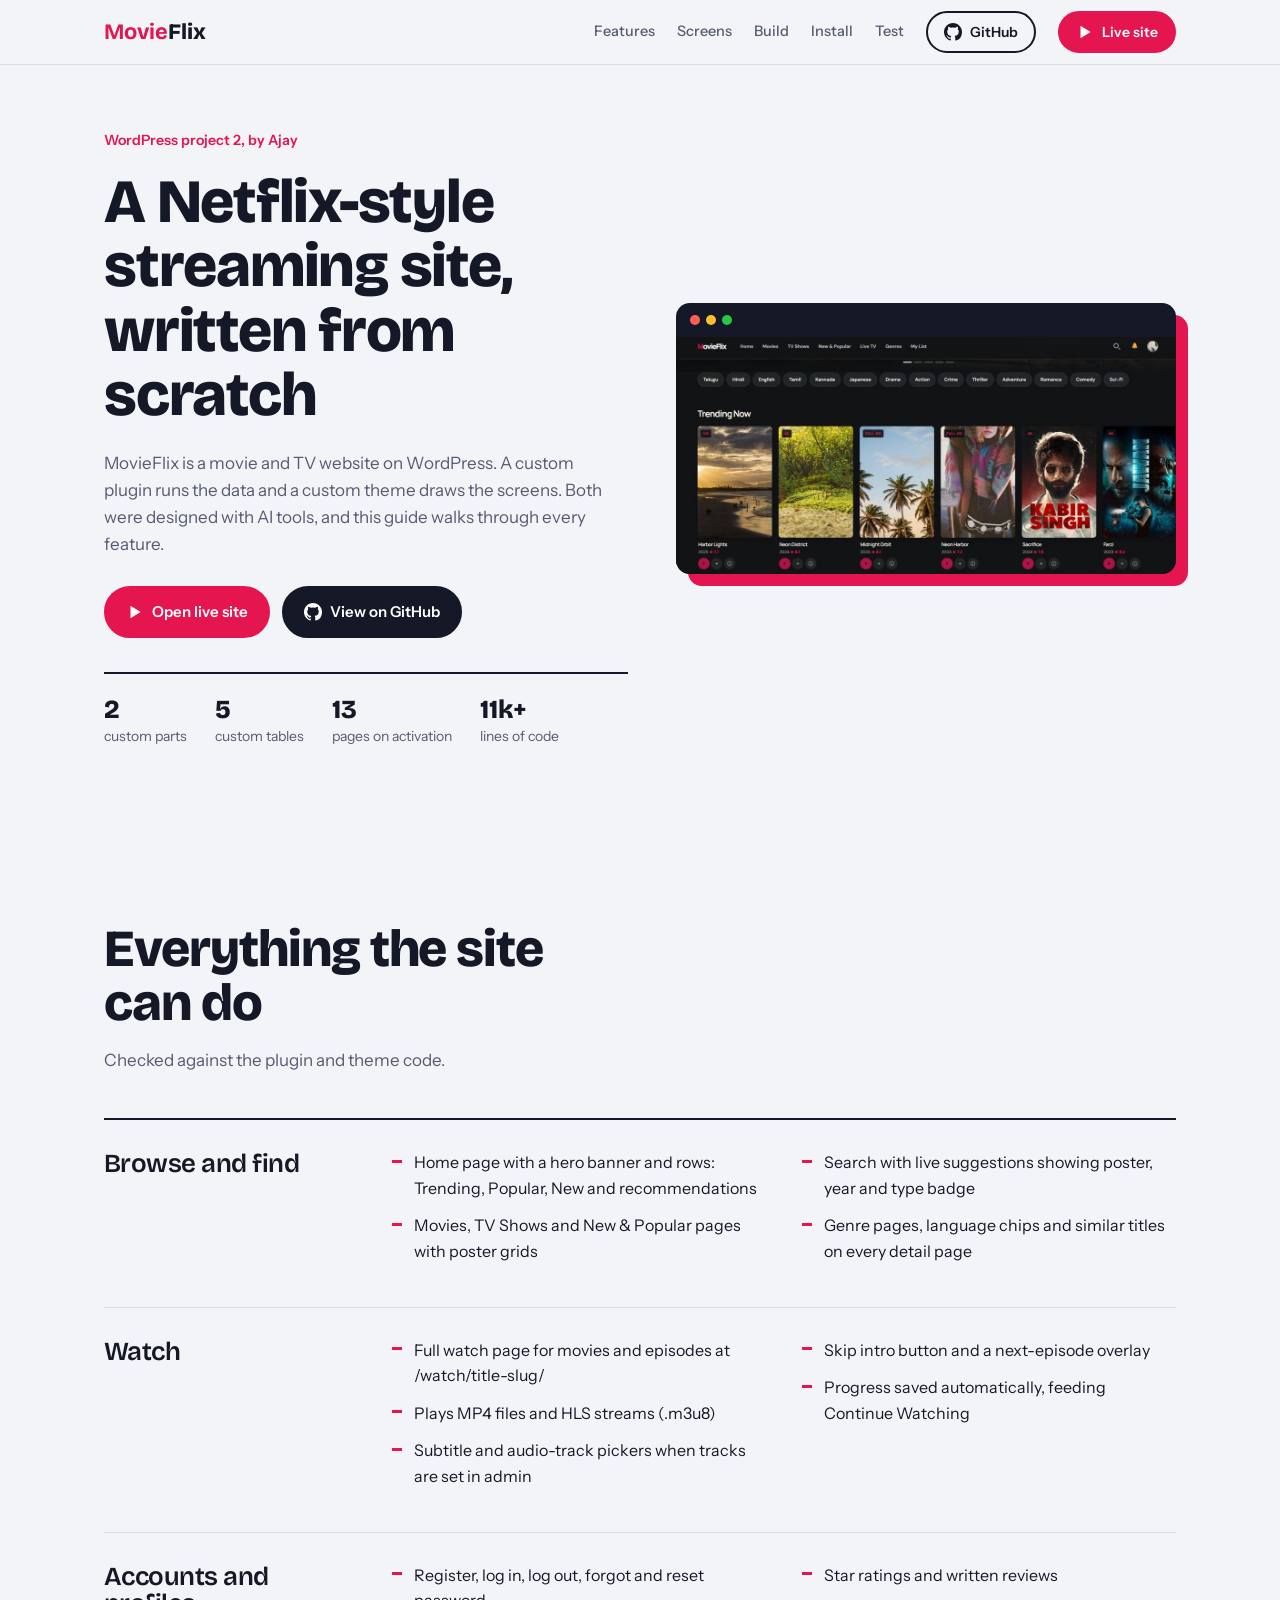
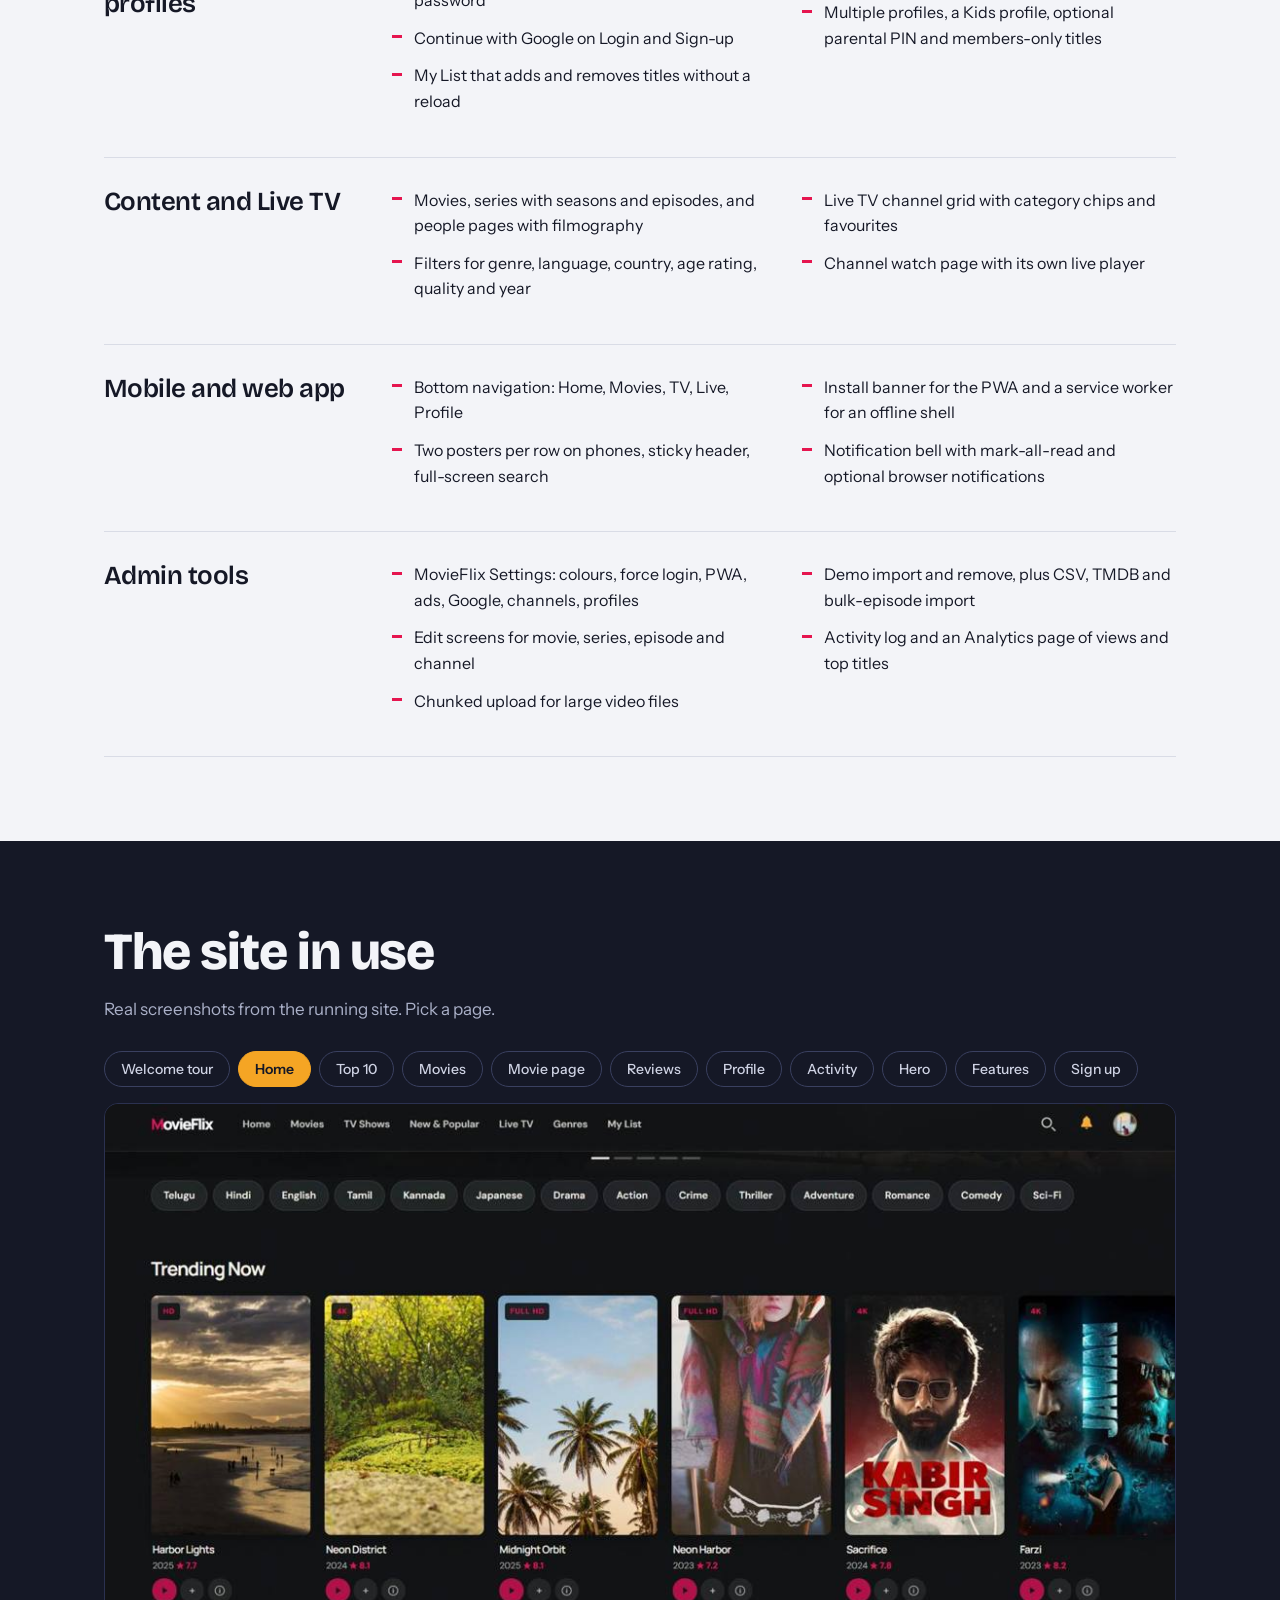
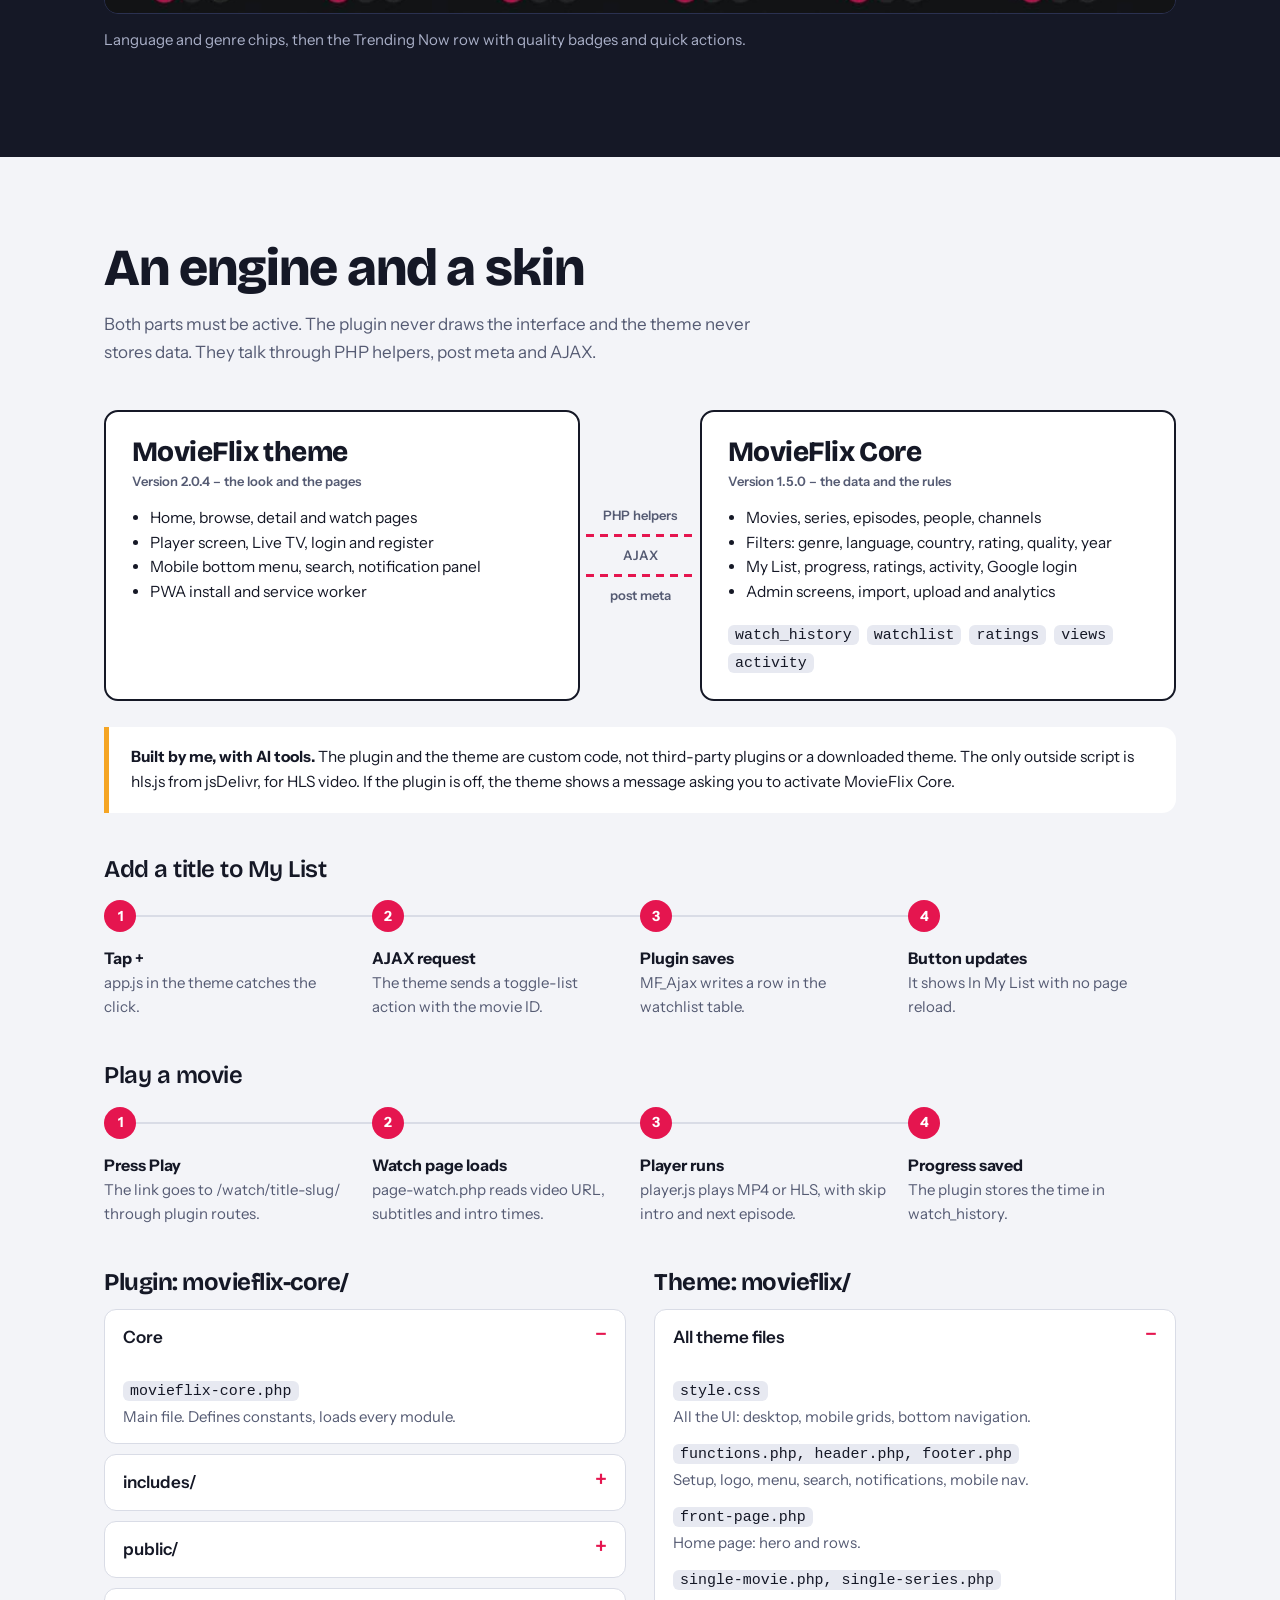
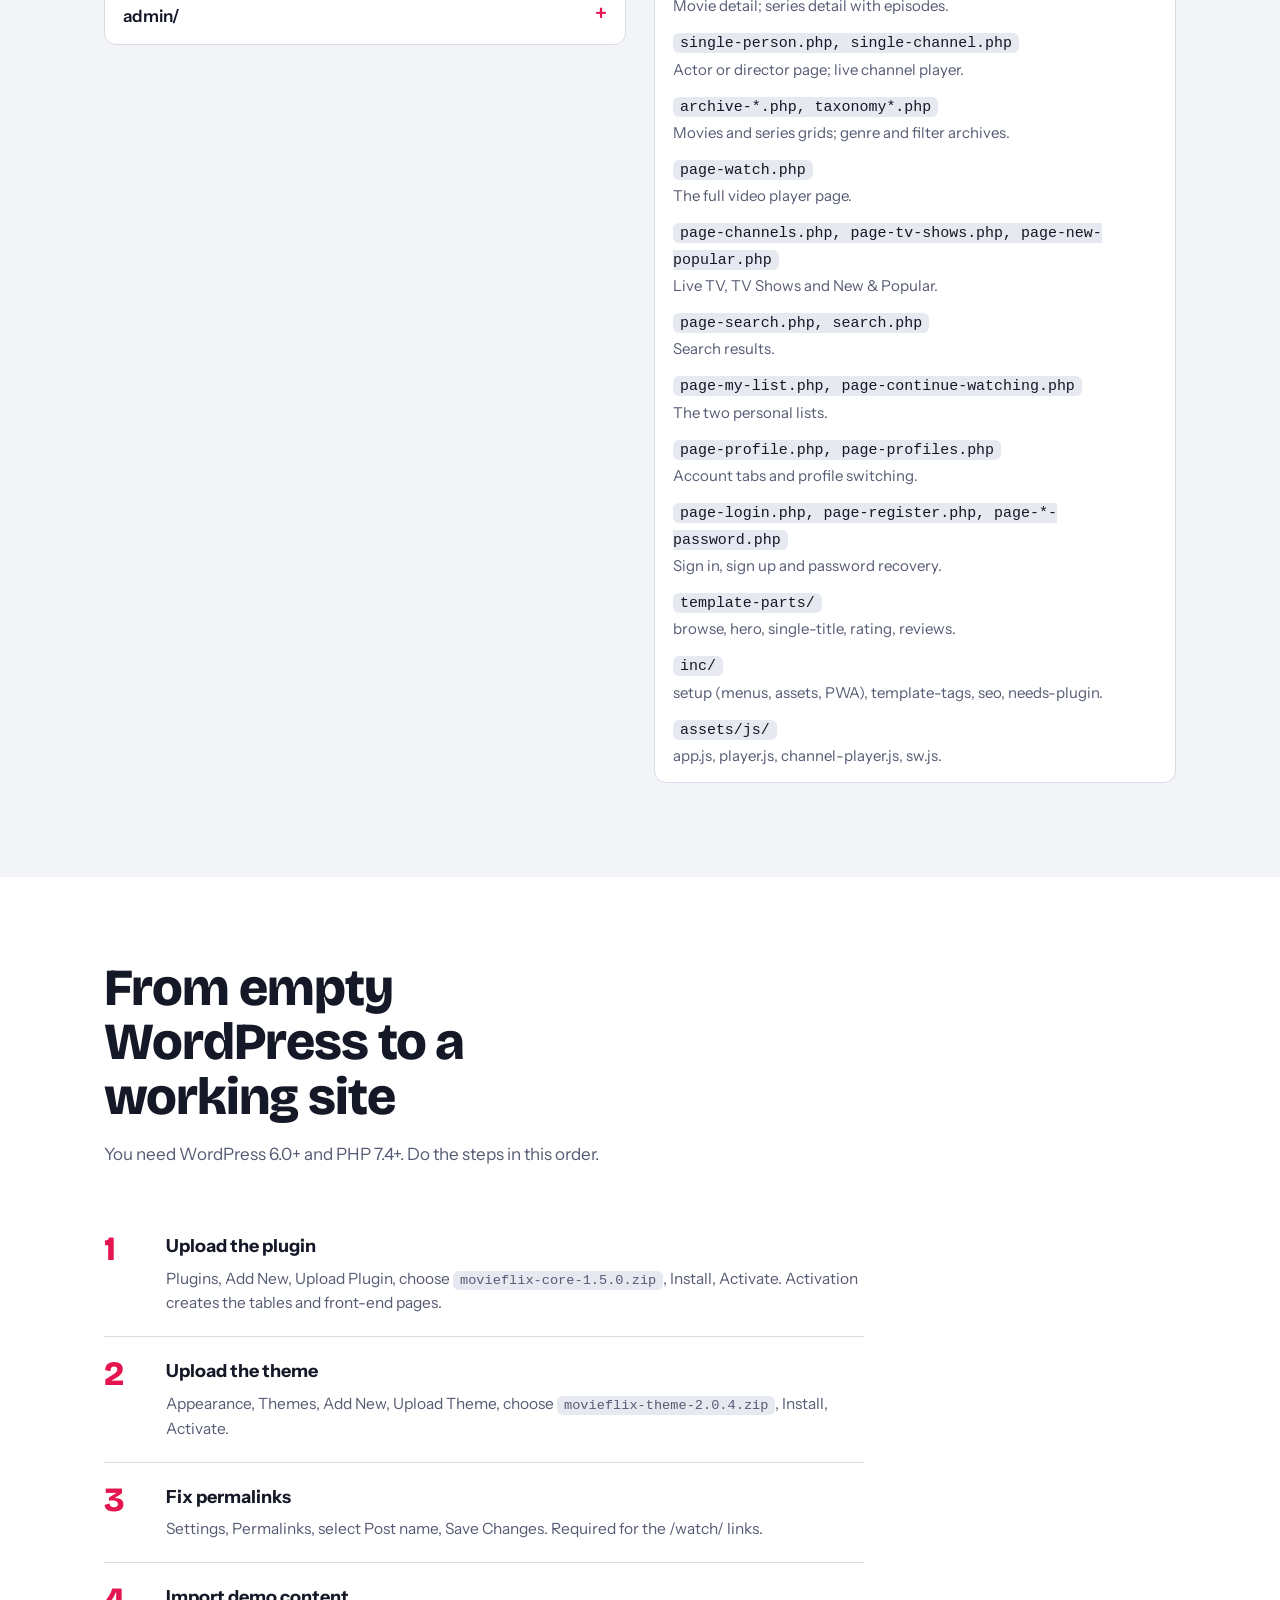
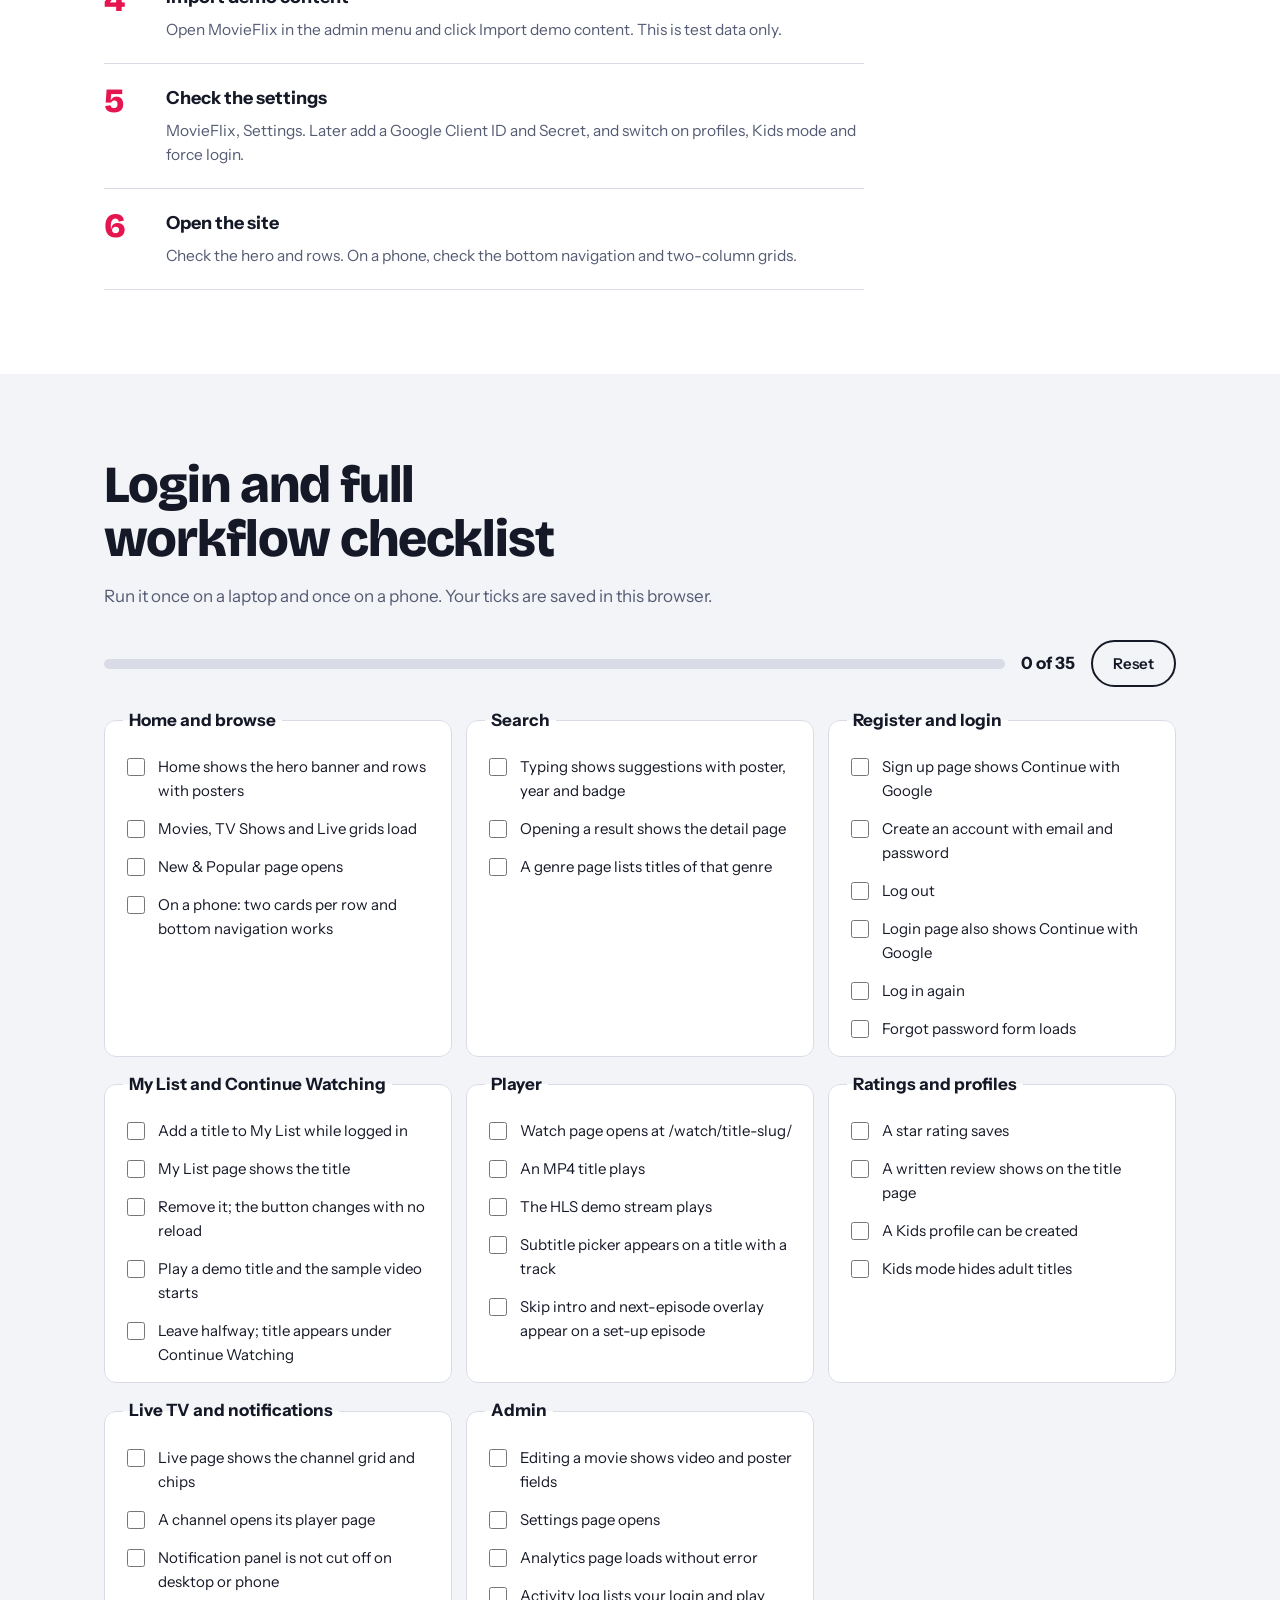
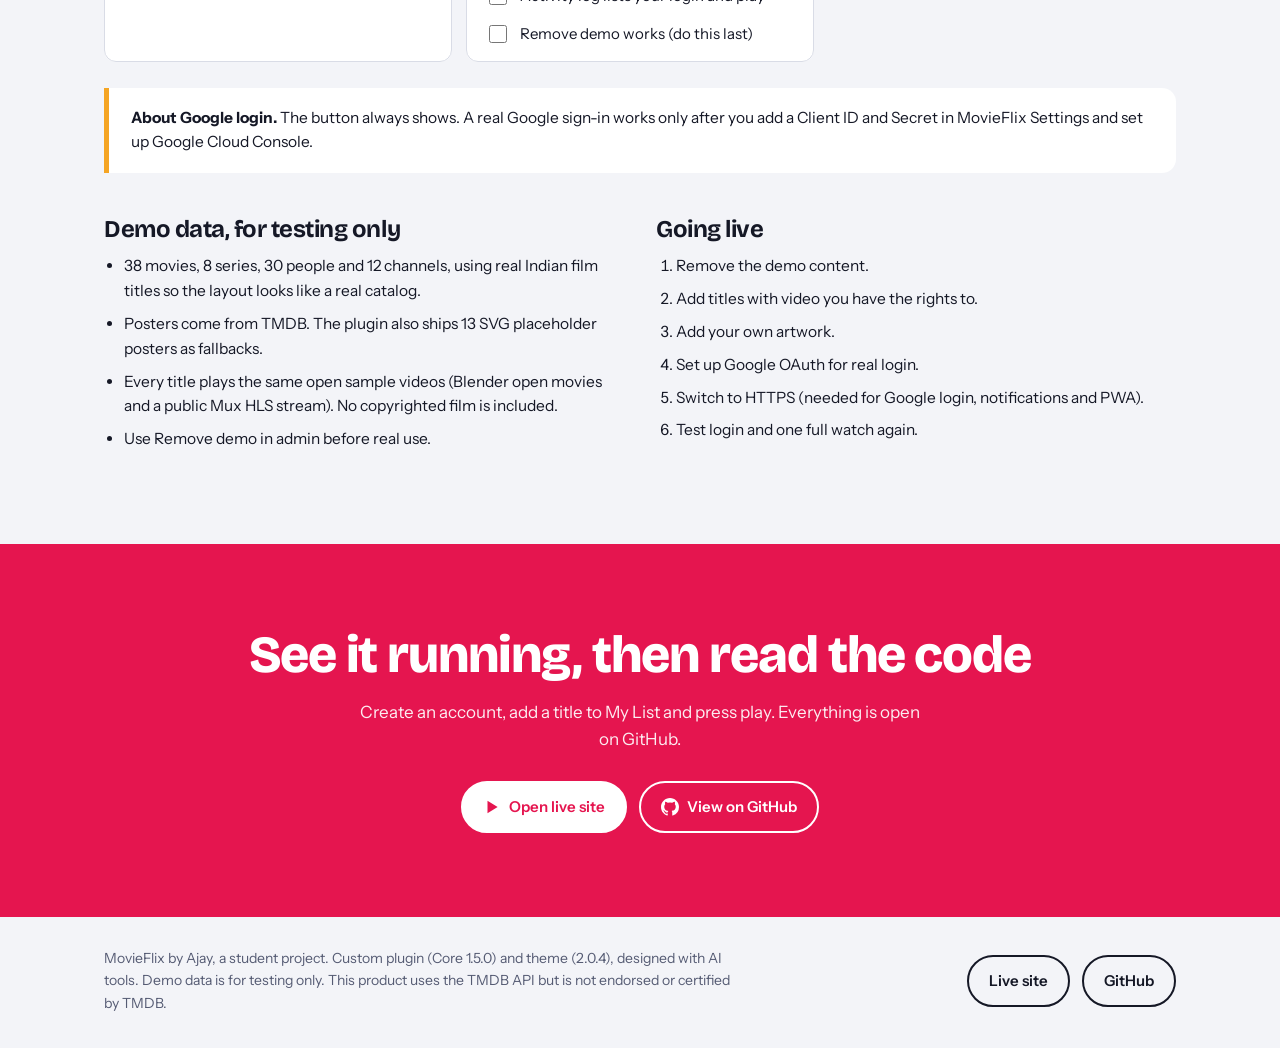
<file: docs/MovieFlix-Guide-standalone.html>
<!DOCTYPE html>
<html lang="en">
<head>
<meta charset="utf-8">
<meta name="viewport" content="width=device-width, initial-scale=1">
<title>MovieFlix: a streaming site built on WordPress</title>
<meta name="description" content="Project guide for MovieFlix, a custom WordPress plugin and theme that make a Netflix-style streaming website.">
<link rel="preconnect" href="https://fonts.googleapis.com"><link rel="preconnect" href="https://fonts.gstatic.com" crossorigin>
<link href="https://fonts.googleapis.com/css2?family=Bricolage+Grotesque:wght@600;800&family=Instrument+Sans:wght@400;500;600&display=swap" rel="stylesheet">
<style>
:root{--paper:#f3f4f8;--ink:#151826;--mute:#555b73;--red:#e5154f;--amber:#f5a524;--line:#d9dce6;--white:#fff;--r:14px;box-sizing:border-box}
*,*:before,*:after{box-sizing:inherit}
html{scroll-behavior:smooth;scroll-padding-top:76px}
body{margin:0;background:var(--paper);color:var(--ink);font:400 17px/1.6 "Instrument Sans",system-ui,sans-serif}
h1,h2,h3{font-family:"Bricolage Grotesque","Instrument Sans",sans-serif;line-height:1.05;margin:0;letter-spacing:-.02em}
a{color:inherit}
:focus-visible{outline:3px solid var(--amber);outline-offset:2px}
.wrap{max-width:1120px;margin:0 auto;padding:0 24px}
section{padding:84px 0}
h2{font-size:clamp(32px,4.4vw,52px);font-weight:800;max-width:15ch}
.lede{color:var(--mute);max-width:60ch;margin:16px 0 0}
.btn{display:inline-flex;align-items:center;gap:8px;padding:12px 20px;border-radius:999px;font-weight:600;font-size:15px;text-decoration:none;border:2px solid var(--ink);background:transparent;cursor:pointer;font-family:inherit;color:var(--ink)}
.btn.red{background:var(--red);border-color:var(--red);color:#fff}
.btn.dark{background:var(--ink);color:#fff}
.btn:hover{transform:translateY(-1px)}
.btn svg{width:18px;height:18px;fill:currentColor}
/* nav */
nav{position:sticky;top:0;z-index:20;background:rgba(243,244,248,.92);backdrop-filter:blur(8px);border-bottom:1px solid var(--line)}
nav .wrap{display:flex;align-items:center;gap:22px;height:64px}
.logo{font:800 22px "Bricolage Grotesque",sans-serif;text-decoration:none;margin-right:auto}
.logo b{color:var(--red)}
nav a.l{font-size:14.5px;font-weight:500;text-decoration:none;color:var(--mute)}
nav a.l:hover{color:var(--ink)}
nav .btn{padding:8px 16px;font-size:14px}
@media(max-width:900px){nav a.l{display:none}}
@media(max-width:520px){nav .btn.out{display:none}}
/* hero */
.hero{padding:64px 0 90px}
.hero .wrap{display:grid;grid-template-columns:1.05fr 1fr;gap:48px;align-items:center}
.hero small{display:block;font-weight:600;color:var(--red);margin-bottom:18px}
.hero h1{font-size:clamp(38px,4.8vw,64px);font-weight:800;overflow-wrap:break-word}
.hero p{color:var(--mute);margin:22px 0 28px;max-width:46ch}
.row{display:flex;flex-wrap:wrap;gap:12px}
.facts{display:flex;flex-wrap:wrap;gap:8px 28px;margin:34px 0 0;padding:20px 0 0;border-top:2px solid var(--ink)}
.facts div{font-size:14px;color:var(--mute)}
.facts b{display:block;font:800 26px "Bricolage Grotesque",sans-serif;color:var(--ink)}
.frame{background:var(--ink);border-radius:var(--r);padding:34px 0 0;position:relative;box-shadow:12px 12px 0 var(--red);overflow:hidden}
.frame:before{content:"";position:absolute;left:14px;top:12px;width:10px;height:10px;border-radius:50%;background:#ff5f57;box-shadow:16px 0 #febc2e,32px 0 #28c840}
.frame img{display:block;width:100%;height:auto}
@media(max-width:860px){.hero .wrap{grid-template-columns:1fr}.frame{box-shadow:8px 8px 0 var(--red)}}
/* features */
.groups{margin-top:44px;border-top:2px solid var(--ink)}
.g{display:grid;grid-template-columns:260px 1fr;gap:28px;padding:30px 0;border-bottom:1px solid var(--line)}
.g h3{font-size:26px;font-weight:600}
.g ul{margin:0;padding:0;list-style:none;columns:2;column-gap:36px}
.g li{padding:0 0 12px 22px;position:relative;break-inside:avoid;font-size:16px}
.g li:before{content:"";position:absolute;left:0;top:.6em;width:10px;height:3px;background:var(--red)}
@media(max-width:820px){.g{grid-template-columns:1fr;gap:12px}.g ul{columns:1}}
/* gallery */
.dark{background:var(--ink);color:#f3f4f8}
.dark .lede{color:#aab0c8}
.tabs{display:flex;gap:8px;overflow-x:auto;padding:28px 0 16px;scrollbar-width:thin}
.tabs button{flex:none;font:500 14px "Instrument Sans",sans-serif;color:#cfd3e4;background:transparent;border:1px solid #3a4060;border-radius:999px;padding:8px 16px;cursor:pointer}
.tabs button[aria-selected=true]{background:var(--amber);border-color:var(--amber);color:var(--ink);font-weight:600}
.stage{background:#0b0d17;border:1px solid #2b3150;border-radius:var(--r);overflow:hidden}
.stage img{display:block;width:100%;height:auto}
.cap{margin:14px 0 0;color:#aab0c8;font-size:15px;min-height:3em}
/* architecture */
.arch{display:grid;grid-template-columns:1fr 120px 1fr;margin-top:44px;align-items:stretch}
.box{background:var(--white);border:2px solid var(--ink);border-radius:var(--r);padding:26px}
.box h3{font-size:28px;font-weight:800}
.box .v{font-size:13px;color:var(--mute);margin:4px 0 14px;font-weight:600}
.box ul{margin:0;padding-left:18px;font-size:15.5px}
.link{display:flex;flex-direction:column;justify-content:center;align-items:center;text-align:center;font-size:13px;font-weight:600;color:var(--mute);padding:0 6px}
.link i{display:block;width:100%;height:3px;background:repeating-linear-gradient(90deg,var(--red) 0 8px,transparent 8px 14px);margin:8px 0}
.tbls{display:flex;flex-wrap:wrap;gap:8px;margin-top:20px}
.tbls code,code{font:500 .88em ui-monospace,Menlo,Consolas,monospace;background:#e7e9f1;padding:2px 7px;border-radius:6px}
.note{margin-top:26px;padding:18px 22px;border-left:5px solid var(--amber);background:#fff;border-radius:0 var(--r) var(--r) 0;font-size:15.5px}
@media(max-width:820px){.arch{grid-template-columns:1fr}.link{padding:18px 0}.link i{width:3px;height:40px;background:repeating-linear-gradient(180deg,var(--red) 0 8px,transparent 8px 14px)}}
/* flows */
.flow{margin-top:44px}
.flow h3{font-size:24px;font-weight:600;margin-bottom:18px}
.steps{display:grid;grid-auto-flow:column;grid-auto-columns:1fr;gap:0;counter-reset:s}
.steps div{padding:0 18px 0 0;position:relative;font-size:15px;color:var(--mute)}
.steps b{display:block;color:var(--ink);font-size:16px;margin-top:14px}
.steps div:before{counter-increment:s;content:counter(s);display:grid;place-items:center;width:32px;height:32px;border-radius:50%;background:var(--red);color:#fff;font-weight:700;font-size:14px;position:relative;z-index:1}
.steps div:after{content:"";position:absolute;left:32px;right:0;top:15px;height:2px;background:var(--line)}
.steps div:last-child:after{display:none}
@media(max-width:820px){.steps{grid-auto-flow:row;gap:20px}.steps div:after{display:none}}
/* files */
.cols{display:grid;grid-template-columns:1fr 1fr;gap:28px;margin-top:44px;align-items:start}
details{background:var(--white);border:1px solid var(--line);border-radius:12px;margin-bottom:10px}
summary{cursor:pointer;padding:14px 18px;font-weight:600;list-style:none;display:flex;justify-content:space-between;gap:10px}
summary::-webkit-details-marker{display:none}
summary:after{content:"+";color:var(--red);font-size:22px;line-height:1}
details[open] summary:after{content:"\2212"}
details dl{margin:0;padding:0 18px 14px}
details dt{margin-top:10px}
details dd{margin:2px 0 0;color:var(--mute);font-size:15px}
.cols>div>h3{font-size:24px;margin-bottom:14px}
@media(max-width:820px){.cols{grid-template-columns:1fr}}
/* install */
.inst{margin:44px 0 0;padding:0;list-style:none;counter-reset:i;max-width:760px}
.inst li{counter-increment:i;display:grid;grid-template-columns:48px 1fr;gap:6px 14px;padding:20px 0;border-bottom:1px solid var(--line)}
.inst li:before{content:counter(i);grid-row:span 2;font:800 34px "Bricolage Grotesque",sans-serif;color:var(--red);line-height:1}
.inst b{font-size:18px}
.inst span{color:var(--mute);font-size:15.5px}
/* checklist */
.prog{display:flex;align-items:center;gap:16px;margin:30px 0 8px;flex-wrap:wrap}
.bar{flex:1;min-width:180px;height:10px;background:var(--line);border-radius:9px;overflow:hidden}
.bar i{display:block;height:100%;width:0;background:var(--red);transition:width .25s}
.chk{display:grid;grid-template-columns:repeat(auto-fill,minmax(310px,1fr));gap:14px;margin-top:20px}
.chk fieldset{border:1px solid var(--line);border-radius:12px;background:#fff;margin:0;padding:14px 18px 8px}
.chk legend{font-weight:700;padding:0 6px}
.chk label{display:flex;gap:10px;padding:7px 0;font-size:15px;cursor:pointer;align-items:flex-start}
.chk input{accent-color:var(--red);width:18px;height:18px;margin-top:3px;flex:none}
.chk input:checked+span{color:var(--mute);text-decoration:line-through}
/* demo + live */
.two{display:grid;grid-template-columns:1fr 1fr;gap:32px;margin-top:44px}
.two h3{font-size:24px;margin-bottom:12px}
.two ul,.two ol{margin:0;padding-left:20px}
.two li{margin-bottom:8px;font-size:15.5px}
@media(max-width:820px){.two{grid-template-columns:1fr}}
.cta{background:var(--red);color:#fff;text-align:center}
.cta h2{max-width:none;margin:0 auto}
.cta p{max-width:52ch;margin:16px auto 28px;opacity:.92}
.cta .row{justify-content:center}
.cta .btn{border-color:#fff;color:#fff}
.cta .btn.w{background:#fff;color:var(--red)}
footer{padding:30px 0;font-size:14px;color:var(--mute)}
footer .wrap{display:flex;flex-wrap:wrap;gap:12px 28px;justify-content:space-between;align-items:center}
footer p{margin:0;max-width:70ch}
@media(prefers-reduced-motion:reduce){html{scroll-behavior:auto}*{transition:none!important}}
</style>
</head>
<body>
<svg width="0" height="0" style="position:absolute"><defs>
<symbol id="gh" viewBox="0 0 16 16"><path d="M8 0C3.58 0 0 3.58 0 8c0 3.54 2.29 6.53 5.47 7.59.4.07.55-.17.55-.38v-1.33c-2.23.48-2.7-1.07-2.7-1.07-.36-.92-.89-1.17-.89-1.17-.73-.5.05-.49.05-.49.8.06 1.23.83 1.23.83.71 1.22 1.87.87 2.33.66.07-.52.28-.87.5-1.07-1.78-.2-3.64-.89-3.64-3.95 0-.87.31-1.59.82-2.15-.08-.2-.36-1.02.08-2.12 0 0 .67-.21 2.2.82a7.6 7.6 0 014 0c1.53-1.04 2.2-.82 2.2-.82.44 1.1.16 1.92.08 2.12.51.56.82 1.28.82 2.15 0 3.07-1.87 3.75-3.65 3.95.29.25.54.73.54 1.48v2.2c0 .21.15.46.55.38A8.01 8.01 0 0016 8c0-4.42-3.58-8-8-8z"/></symbol>
<symbol id="pl" viewBox="0 0 16 16"><path d="M4 2.5v11l9-5.5z"/></symbol></defs></svg>

<nav><div class="wrap">
<a class="logo" href="#top"><b>Movie</b>Flix</a>
<a class="l" href="#features">Features</a><a class="l" href="#screens">Screens</a><a class="l" href="#build">Build</a><a class="l" href="#install">Install</a><a class="l" href="#test">Test</a>
<a class="btn out" href="https://github.com/ajay995182/movieflix" target="_blank" rel="noopener"><svg><use href="#gh"/></svg>GitHub</a>
<a class="btn red" href="https://movieflix.freehosting.dev/" target="_blank" rel="noopener"><svg><use href="#pl"/></svg>Live site</a>
</div></nav>

<header class="hero" id="top"><div class="wrap">
<div>
<small>WordPress project 2, by Ajay</small>
<h1>A Netflix-style streaming site, written from scratch</h1>
<p>MovieFlix is a movie and TV website on WordPress. A custom plugin runs the data and a custom theme draws the screens. Both were designed with AI tools, and this guide walks through every feature.</p>
<div class="row">
<a class="btn red" href="https://movieflix.freehosting.dev/" target="_blank" rel="noopener"><svg><use href="#pl"/></svg>Open live site</a>
<a class="btn dark" href="https://github.com/ajay995182/movieflix" target="_blank" rel="noopener"><svg><use href="#gh"/></svg>View on GitHub</a>
</div>
<div class="facts"><div><b>2</b>custom parts</div><div><b>5</b>custom tables</div><div><b>13</b>pages on activation</div><div><b>11k+</b>lines of code</div></div>
</div>
<div class="frame"><img src="[data-uri]" alt="MovieFlix home page with genre chips and the Trending Now row"></div>
</div></header>

<section id="features"><div class="wrap">
<h2>Everything the site can do</h2>
<p class="lede">Checked against the plugin and theme code.</p>
<div class="groups" id="groups"></div>
</div></section>

<section class="dark" id="screens"><div class="wrap">
<h2>The site in use</h2>
<p class="lede">Real screenshots from the running site. Pick a page.</p>
<div class="tabs" id="tabs" role="tablist" aria-label="Screenshots"></div>
<div class="stage"><img id="shot" src="[data-uri]" alt=""></div>
<p class="cap" id="cap"></p>
</div></section>

<section id="build"><div class="wrap">
<h2>An engine and a skin</h2>
<p class="lede">Both parts must be active. The plugin never draws the interface and the theme never stores data. They talk through PHP helpers, post meta and AJAX.</p>
<div class="arch">
<div class="box"><h3>MovieFlix theme</h3><div class="v">Version 2.0.4 &ndash; the look and the pages</div>
<ul><li>Home, browse, detail and watch pages</li><li>Player screen, Live TV, login and register</li><li>Mobile bottom menu, search, notification panel</li><li>PWA install and service worker</li></ul></div>
<div class="link">PHP helpers<i></i>AJAX<i></i>post meta</div>
<div class="box"><h3>MovieFlix Core</h3><div class="v">Version 1.5.0 &ndash; the data and the rules</div>
<ul><li>Movies, series, episodes, people, channels</li><li>Filters: genre, language, country, rating, quality, year</li><li>My List, progress, ratings, activity, Google login</li><li>Admin screens, import, upload and analytics</li></ul>
<div class="tbls"><code>watch_history</code><code>watchlist</code><code>ratings</code><code>views</code><code>activity</code></div></div>
</div>
<div class="note"><b>Built by me, with AI tools.</b> The plugin and the theme are custom code, not third-party plugins or a downloaded theme. The only outside script is hls.js from jsDelivr, for HLS video. If the plugin is off, the theme shows a message asking you to activate MovieFlix Core.</div>

<div class="flow"><h3>Add a title to My List</h3><div class="steps">
<div><b>Tap +</b>app.js in the theme catches the click.</div>
<div><b>AJAX request</b>The theme sends a toggle-list action with the movie ID.</div>
<div><b>Plugin saves</b>MF_Ajax writes a row in the watchlist table.</div>
<div><b>Button updates</b>It shows In My List with no page reload.</div></div></div>
<div class="flow"><h3>Play a movie</h3><div class="steps">
<div><b>Press Play</b>The link goes to /watch/title-slug/ through plugin routes.</div>
<div><b>Watch page loads</b>page-watch.php reads video URL, subtitles and intro times.</div>
<div><b>Player runs</b>player.js plays MP4 or HLS, with skip intro and next episode.</div>
<div><b>Progress saved</b>The plugin stores the time in watch_history.</div></div></div>

<div class="cols">
<div><h3>Plugin: movieflix-core/</h3><div id="fp"></div></div>
<div><h3>Theme: movieflix/</h3><div id="ft"></div></div>
</div>
</div></section>

<section id="install" style="background:#fff"><div class="wrap">
<h2>From empty WordPress to a working site</h2>
<p class="lede">You need WordPress 6.0+ and PHP 7.4+. Do the steps in this order.</p>
<ol class="inst">
<li><b>Upload the plugin</b><span>Plugins, Add New, Upload Plugin, choose <code>movieflix-core-1.5.0.zip</code>, Install, Activate. Activation creates the tables and front-end pages.</span></li>
<li><b>Upload the theme</b><span>Appearance, Themes, Add New, Upload Theme, choose <code>movieflix-theme-2.0.4.zip</code>, Install, Activate.</span></li>
<li><b>Fix permalinks</b><span>Settings, Permalinks, select Post name, Save Changes. Required for the /watch/ links.</span></li>
<li><b>Import demo content</b><span>Open MovieFlix in the admin menu and click Import demo content. This is test data only.</span></li>
<li><b>Check the settings</b><span>MovieFlix, Settings. Later add a Google Client ID and Secret, and switch on profiles, Kids mode and force login.</span></li>
<li><b>Open the site</b><span>Check the hero and rows. On a phone, check the bottom navigation and two-column grids.</span></li>
</ol>
</div></section>

<section id="test"><div class="wrap">
<h2>Login and full workflow checklist</h2>
<p class="lede">Run it once on a laptop and once on a phone. Your ticks are saved in this browser.</p>
<div class="prog"><div class="bar"><i id="pb"></i></div><b id="pt">0 of 0</b><button class="btn" id="rs" type="button">Reset</button></div>
<div class="chk" id="chk"></div>
<div class="note"><b>About Google login.</b> The button always shows. A real Google sign-in works only after you add a Client ID and Secret in MovieFlix Settings and set up Google Cloud Console.</div>
<div class="two">
<div><h3>Demo data, for testing only</h3><ul>
<li>38 movies, 8 series, 30 people and 12 channels, using real Indian film titles so the layout looks like a real catalog.</li>
<li>Posters come from TMDB. The plugin also ships 13 SVG placeholder posters as fallbacks.</li>
<li>Every title plays the same open sample videos (Blender open movies and a public Mux HLS stream). No copyrighted film is included.</li>
<li>Use Remove demo in admin before real use.</li></ul></div>
<div><h3>Going live</h3><ol>
<li>Remove the demo content.</li><li>Add titles with video you have the rights to.</li><li>Add your own artwork.</li><li>Set up Google OAuth for real login.</li><li>Switch to HTTPS (needed for Google login, notifications and PWA).</li><li>Test login and one full watch again.</li></ol></div>
</div>
</div></section>

<section class="cta"><div class="wrap">
<h2>See it running, then read the code</h2>
<p>Create an account, add a title to My List and press play. Everything is open on GitHub.</p>
<div class="row">
<a class="btn w" href="https://movieflix.freehosting.dev/" target="_blank" rel="noopener"><svg><use href="#pl"/></svg>Open live site</a>
<a class="btn" href="https://github.com/ajay995182/movieflix" target="_blank" rel="noopener"><svg><use href="#gh"/></svg>View on GitHub</a>
</div></div></section>

<footer><div class="wrap"><p>MovieFlix by Ajay, a student project. Custom plugin (Core 1.5.0) and theme (2.0.4), designed with AI tools. Demo data is for testing only. This product uses the TMDB API but is not endorsed or certified by TMDB.</p>
<div class="row"><a class="btn" href="https://movieflix.freehosting.dev/" target="_blank" rel="noopener">Live site</a><a class="btn" href="https://github.com/ajay995182/movieflix" target="_blank" rel="noopener">GitHub</a></div></div></footer>

<script>
var IMGS={"02-home-trending":"[data-uri]","09-home-hero":"[data-uri]"};
var G=[["Browse and find",["Home page with a hero banner and rows: Trending, Popular, New and recommendations","Movies, TV Shows and New & Popular pages with poster grids","Search with live suggestions showing poster, year and type badge","Genre pages, language chips and similar titles on every detail page"]],
["Watch",["Full watch page for movies and episodes at /watch/title-slug/","Plays MP4 files and HLS streams (.m3u8)","Subtitle and audio-track pickers when tracks are set in admin","Skip intro button and a next-episode overlay","Progress saved automatically, feeding Continue Watching"]],
["Accounts and profiles",["Register, log in, log out, forgot and reset password","Continue with Google on Login and Sign-up","My List that adds and removes titles without a reload","Star ratings and written reviews","Multiple profiles, a Kids profile, optional parental PIN and members-only titles"]],
["Content and Live TV",["Movies, series with seasons and episodes, and people pages with filmography","Filters for genre, language, country, age rating, quality and year","Live TV channel grid with category chips and favourites","Channel watch page with its own live player"]],
["Mobile and web app",["Bottom navigation: Home, Movies, TV, Live, Profile","Two posters per row on phones, sticky header, full-screen search","Install banner for the PWA and a service worker for an offline shell","Notification bell with mark-all-read and optional browser notifications"]],
["Admin tools",["MovieFlix Settings: colours, force login, PWA, ads, Google, channels, profiles","Edit screens for movie, series, episode and channel","Chunked upload for large video files","Demo import and remove, plus CSV, TMDB and bulk-episode import","Activity log and an Analytics page of views and top titles"]]];
var g=document.getElementById("groups");
G.forEach(function(x){var d=document.createElement("div");d.className="g";d.innerHTML="<h3>"+x[0]+"</h3><ul>"+x[1].map(function(i){return"<li>"+i.replace(/&/g,"&amp;")+"</li>"}).join("")+"</ul>";g.appendChild(d)});

var S=[["Welcome tour","01-welcome-tour","A four-step tour greets new visitors over the featured hero banner."],
["Home","02-home-trending","Language and genre chips, then the Trending Now row with quality badges and quick actions."],
["Top 10","03-top10","The Top 10 This Week row with large rank numbers."],
["Movies","04-movies-filters","Filter by genre, year, language, country, rating, quality and content rating."],
["Movie page","07-movie-detail","Detail page with rating stars, My List and share buttons for WhatsApp and Telegram."],
["Reviews","08-reviews-more-like-this","Reviews and a More Like This row of similar titles."],
["Profile","05-profile-overview","Account dashboard with My List, Continue Watching, history, ratings and settings."],
["Activity","06-my-activity","A private activity log of logins and plays."],
["Hero","09-home-hero","Featured hero banner with Play Now, More Info and My List."],
["Features","10-features","Visitor landing page for logged-out users."],
["Sign up","11-register","Create account with Continue with Google or email."]];
var tb=document.getElementById("tabs"),sh=document.getElementById("shot"),cp=document.getElementById("cap");
function pick(i){S.forEach(function(s,j){tb.children[j].setAttribute("aria-selected",j==i)});sh.src=IMGS[S[i][1]];sh.alt=S[i][0]+" screenshot";cp.textContent=S[i][2]}
S.forEach(function(s,i){var b=document.createElement("button");b.type="button";b.setAttribute("role","tab");b.textContent=s[0];b.onclick=function(){pick(i)};tb.appendChild(b)});pick(1);

var P=[["Core","movieflix-core.php","Main file. Defines constants, loads every module."],["includes/","functions.php","Helpers: settings, poster URL, watch link, post meta."],["","class-mf-install.php","On activation: creates 5 tables and 13 pages."],["","class-mf-content.php","Registers content types and taxonomies."],["","class-mf-query.php","Home rows, similar titles, search suggestions."],["","class-mf-demo.php, demo-data.php","Demo importer, remover and title list."],["","class-mf-activity.php","Logs views, plays, logins and searches."],["","class-mf-google.php","Continue with Google (OAuth start and callback)."],["","class-mf-extras.php","Profiles, Kids mode, channels, membership, PIN."],["","class-mf-notify.php","Notification list for the bell."],["public/","class-mf-routes.php","Pretty URLs such as /watch/title-slug/."],["","class-mf-ajax.php","My List, rating, progress and play events."],["","class-mf-forms.php","Login, register, review and profile forms."],["admin/","class-mf-admin.php, class-mf-metaboxes.php","Dashboard, Settings and edit fields."],["","class-mf-upload.php, class-mf-import.php","Chunked uploader; CSV, TMDB and bulk import."],["","class-mf-activity-admin.php, class-mf-analytics-admin.php","Activity log and Analytics screens."]];
var T=[["style.css","All the UI: desktop, mobile grids, bottom navigation."],["functions.php, header.php, footer.php","Setup, logo, menu, search, notifications, mobile nav."],["front-page.php","Home page: hero and rows."],["single-movie.php, single-series.php","Movie detail; series detail with episodes."],["single-person.php, single-channel.php","Actor or director page; live channel player."],["archive-*.php, taxonomy*.php","Movies and series grids; genre and filter archives."],["page-watch.php","The full video player page."],["page-channels.php, page-tv-shows.php, page-new-popular.php","Live TV, TV Shows and New & Popular."],["page-search.php, search.php","Search results."],["page-my-list.php, page-continue-watching.php","The two personal lists."],["page-profile.php, page-profiles.php","Account tabs and profile switching."],["page-login.php, page-register.php, page-*-password.php","Sign in, sign up and password recovery."],["template-parts/","browse, hero, single-title, rating, reviews."],["inc/","setup (menus, assets, PWA), template-tags, seo, needs-plugin."],["assets/js/","app.js, player.js, channel-player.js, sw.js."]];
function fl(id,a,k){var h="";if(k){var cur="",open=0;a.forEach(function(r){if(r[0]){if(open)h+="</dl></details>";cur=r[0];h+="<details"+(cur=="Core"?" open":"")+"><summary>"+cur+"</summary><dl>";open=1}h+="<dt><code>"+r[1]+"</code></dt><dd>"+r[2]+"</dd>"});h+="</dl></details>"}else{h="<details open><summary>All theme files</summary><dl>"+a.map(function(r){return"<dt><code>"+r[0]+"</code></dt><dd>"+r[1]+"</dd>"}).join("")+"</dl></details>"}document.getElementById(id).innerHTML=h}
fl("fp",P,1);fl("ft",T,0);

var C=[["Home and browse",["Home shows the hero banner and rows with posters","Movies, TV Shows and Live grids load","New & Popular page opens","On a phone: two cards per row and bottom navigation works"]],
["Search",["Typing shows suggestions with poster, year and badge","Opening a result shows the detail page","A genre page lists titles of that genre"]],
["Register and login",["Sign up page shows Continue with Google","Create an account with email and password","Log out","Login page also shows Continue with Google","Log in again","Forgot password form loads"]],
["My List and Continue Watching",["Add a title to My List while logged in","My List page shows the title","Remove it; the button changes with no reload","Play a demo title and the sample video starts","Leave halfway; title appears under Continue Watching"]],
["Player",["Watch page opens at /watch/title-slug/","An MP4 title plays","The HLS demo stream plays","Subtitle picker appears on a title with a track","Skip intro and next-episode overlay appear on a set-up episode"]],
["Ratings and profiles",["A star rating saves","A written review shows on the title page","A Kids profile can be created","Kids mode hides adult titles"]],
["Live TV and notifications",["Live page shows the channel grid and chips","A channel opens its player page","Notification panel is not cut off on desktop or phone"]],
["Admin",["Editing a movie shows video and poster fields","Settings page opens","Analytics page loads without error","Activity log lists your login and play","Remove demo works (do this last)"]]];
var K="mf-guide-checks",st={};try{st=JSON.parse(localStorage.getItem(K)||"{}")}catch(e){}
var ch=document.getElementById("chk"),n=0;
C.forEach(function(c,i){var f=document.createElement("fieldset");f.innerHTML="<legend>"+c[0]+"</legend>";c[1].forEach(function(t,j){var id=i+"-"+j,l=document.createElement("label");n++;l.innerHTML='<input type="checkbox"><span></span>';l.querySelector("span").textContent=t;var b=l.firstChild;b.checked=!!st[id];b.onchange=function(){st[id]=b.checked;try{localStorage.setItem(K,JSON.stringify(st))}catch(e){}upd()};f.appendChild(l)});ch.appendChild(f)});
function upd(){var d=ch.querySelectorAll("input:checked").length;document.getElementById("pb").style.width=(d/n*100)+"%";document.getElementById("pt").textContent=d+" of "+n}
document.getElementById("rs").onclick=function(){st={};try{localStorage.removeItem(K)}catch(e){}ch.querySelectorAll("input").forEach(function(b){b.checked=false});upd()};upd();
</script>
</body>
</html>
</file>
